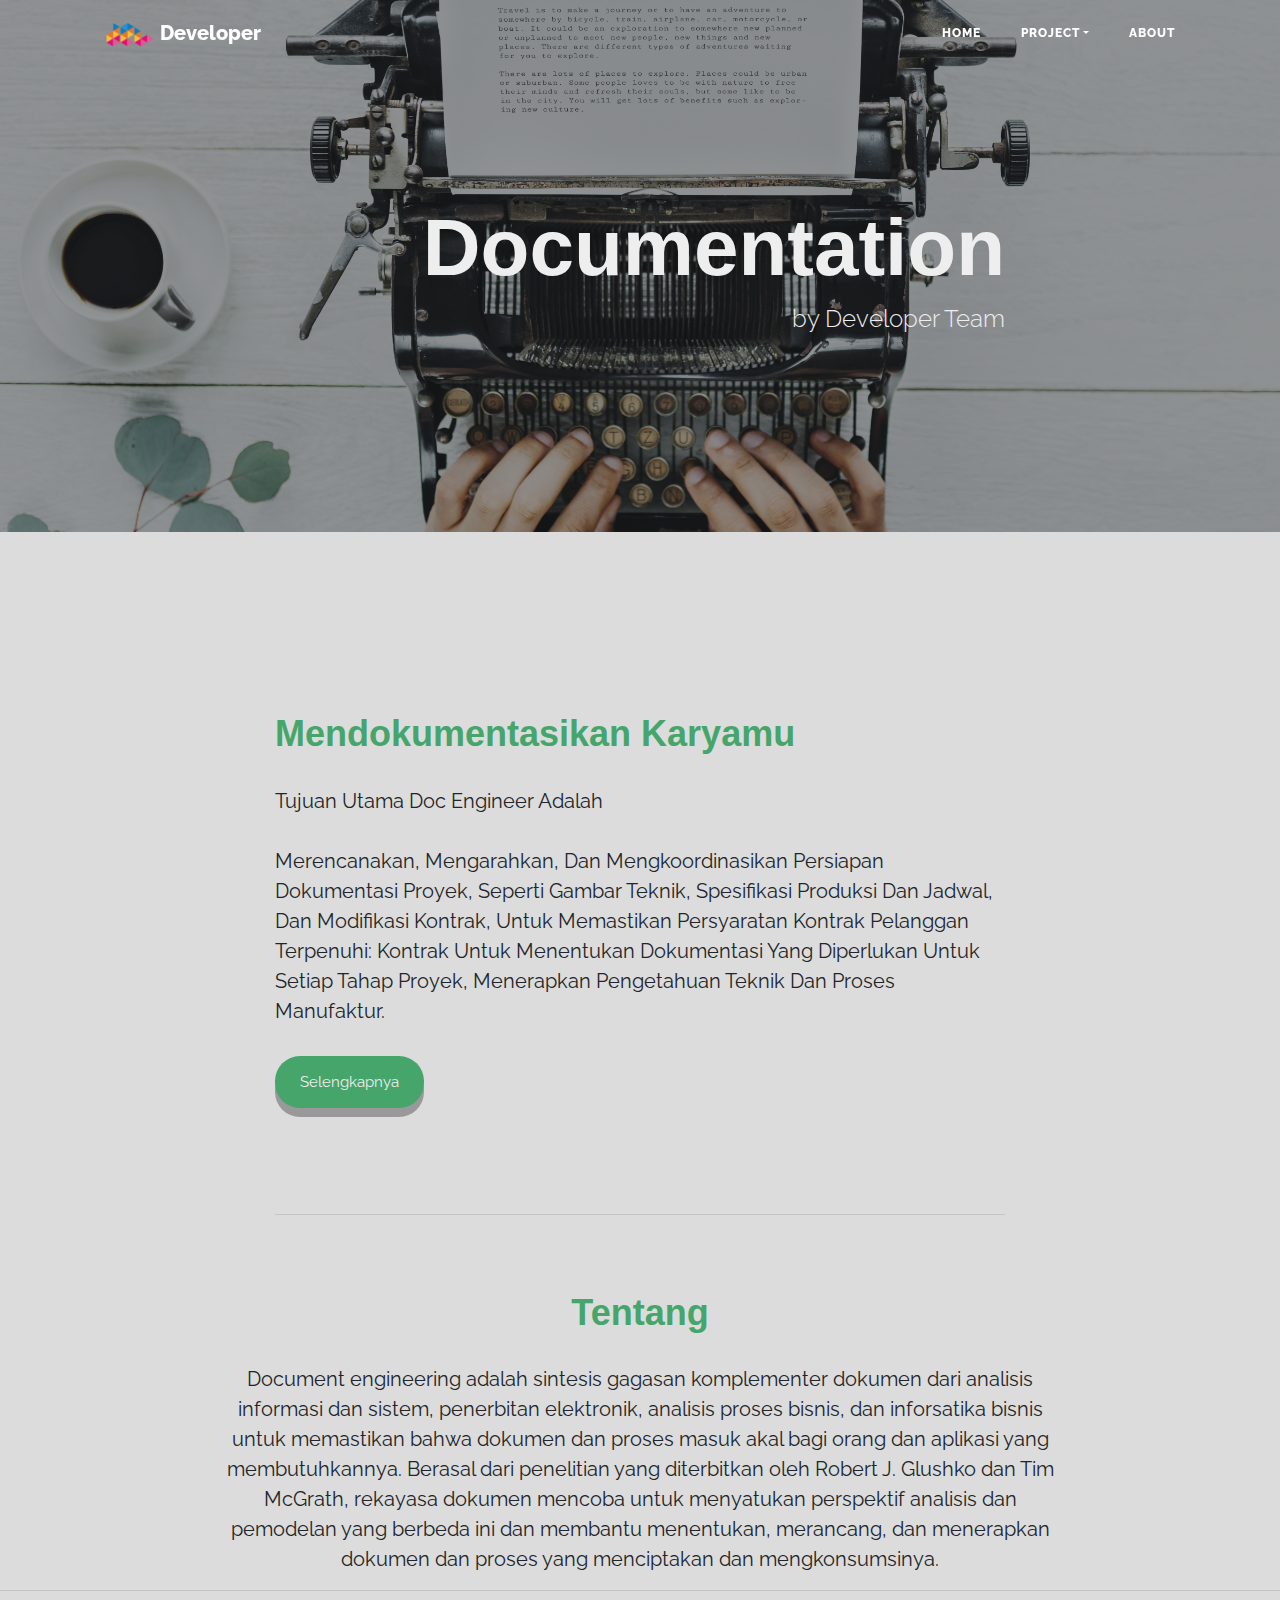
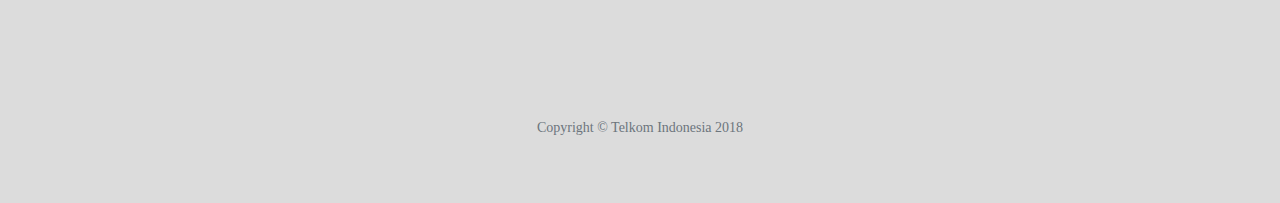
<file: index.html>
<!DOCTYPE html>
<html lang="en">
<head>
  <meta charset="utf-8">
  <meta name="viewport" content="width=device-width, initial-scale=1, shrink-to-fit=no">
  <link href='img/logo.png' rel='shortcut icon'>
  <title>Landing Page</title>
  <!-- Bootstrap core CSS -->
  <link rel="stylesheet" href="https://maxcdn.bootstrapcdn.com/bootstrap/4.0.0/css/bootstrap.min.css">
  <link href="css/style.css" rel="stylesheet" type="text/css">
  <link href="https://fonts.googleapis.com/css?family=Raleway" rel="stylesheet">
</head>
<style>
  .button {
    padding: 15px 25px;
    font-size: 24px;
    text-align: center;
    cursor: pointer;
    outline: none;
    color: #fff;
    background-color: #4CAF50;
    border: none;
    border-radius: 15px;
    box-shadow: 0 9px #999;
  }
  .button:hover {
    background-color: #3e8e41
  }
  .button:active {
    background-color: #3e8e41;
    box-shadow: 0 5px #666;
    transform: translateY(4px);
  }
</style>
<body style="background-color: #DCDCDC">
  <!-- Navigation -->
  <nav class="navbar navbar-expand-lg navbar-light fixed-top" id="mainNav" style="font-family: 'Raleway', sans-serif;">
    <div class="container">
      <a class="navbar-brand" style="width:30%">
        <img style="width: 50px;height: 25px;margin-right: 5px " src="img/logo.png">Developer
      </a>
      <button class="navbar-toggler navbar-toggler-right" type="button" data-toggle="collapse" data-target="#navbarResponsive"
        aria-controls="navbarResponsive" aria-expanded="false" aria-label="Toggle navigation">
        Menu
        <i class="fa fa-bars"></i>
      </button>
      <div class="collapse navbar-collapse" id="navbarResponsive">
        <ul class="navbar-nav ml-auto">
          <li class="nav-item">
            <a class="nav-link" href="#home">Home</a>
          </li>
          <li class="nav-item dropdown">
            <a class="nav-link dropdown-toggle" href="#" id="navbardrop" data-toggle="dropdown">Project</a>
            <div class="dropdown-menu">
              <a class="dropdown-item" href="swagger/index.html" target="_blank">SNOPY</a>
              <a class="dropdown-item" href="swagger/index1.html" target="_blank">BUMN</a>
              <a class="dropdown-item" href="swagger/index2.html" target="_blank">Helio</a>
            </div>
          </li>
          <li class="nav-item">
            <a class="nav-link" href="#about">About</a>
          </li>
        </ul>
      </div>
    </div>
  </nav>
  <!-- Page Header -->
  <header class="masthead" style="background-image: url('img/bg.jpg')">
    <div class="overlay"></div>
    <div class="container">
      <div class="row">
        <div class="col-lg-8 col-md-10 mx-auto">
          <div class="site-heading">
            <h1 style="color:#eee">Documentation</h1>
            <span class="subheading" style="font-family: 'Raleway', sans-serif;color:#eee">by Developer Team</span>
          </div>
        </div>
      </div>
    </div>
  </header>
  <!-- Main Content -->
  <div class="container">
    <div class="row">
      <div class="col-lg-8 col-md-10 mx-auto">
        <div class="post-preview" style="font-family: 'Raleway', sans-serif;">
          <div id="home" style="padding-top:70px;padding-bottom:70px;">
            <h2 class="section-heading mb-4">
              <span style="color: #45a56a">Mendokumentasikan Karyamu</span>
            </h2>
            <p>Tujuan Utama Doc Engineer Adalah </p>
            <p> Merencanakan, Mengarahkan, Dan Mengkoordinasikan Persiapan Dokumentasi Proyek, Seperti Gambar Teknik, Spesifikasi
              Produksi Dan Jadwal, Dan Modifikasi Kontrak, Untuk Memastikan Persyaratan Kontrak Pelanggan Terpenuhi: Kontrak
              Untuk Menentukan Dokumentasi Yang Diperlukan Untuk Setiap Tahap Proyek, Menerapkan Pengetahuan Teknik Dan Proses
              Manufaktur.
            </p>
            <button class="button" style="margin-bottom:20px ;outline:none; border-radius: 25px; background-color:#45a56a;color:#eee;font-size:15px"
              data-toggle="collapse" data-target="#demo">Selengkapnya</button>
            <div id="demo" class="collapse">
              <p> Jadwal tanggal jatuh tempo untuk gambar, spesifikasi, perangkat lunak, buku petunjuk teknis, dan dokumen lainnya.</p>
              <p> Memantau status proyek untuk memastikan dokumentasi diajukan sesuai jadwal.</p>
              <p> Meninjau dan memverifikasi dokumen proyek untuk kelengkapan, format, dan kepatuhan terhadap persyaratan kontrak.</p>
              <p> Mengirimkan dokumentasi proyek kepada manajemen untuk mendapatkan persetujuan, dan mengirimkan dokumen yang
                disetujui kepada pelanggan.</p>
              <p> Berkomunikasi dengan insinyur, manajer, pelanggan, dan pihak lain untuk mendiskusikan proyek, menyiapkan dokumen,
                atau memodifikasi jadwal kontrak.</p>
            </div>
          </div>
        </div>
        <hr>
      </div>
      <div id="about" style="font-family: 'Raleway', sans-serif;">
        <div class="row">
          <div class="col-xl-9 mx-auto">
            <div class="cta-inner text-center rounded">
              <h2 class="section-heading mb-4">
                <span style="color: #45a56a">Tentang</span>
              </h2>
              <p class="mb-0">Document engineering adalah sintesis gagasan komplementer dokumen dari analisis informasi dan sistem, penerbitan
                elektronik, analisis proses bisnis, dan inforsatika bisnis untuk memastikan bahwa dokumen dan proses masuk
                akal bagi orang dan aplikasi yang membutuhkannya. Berasal dari penelitian yang diterbitkan oleh Robert J.
                Glushko dan Tim McGrath, rekayasa dokumen mencoba untuk menyatukan perspektif analisis dan pemodelan yang
                berbeda ini dan membantu menentukan, merancang, dan menerapkan dokumen dan proses yang menciptakan dan mengkonsumsinya.
              </p>
            </div>
          </div>
        </div>
      </div>
    </div>
  </div>
  <hr>
  <!-- Footer -->
  <footer>
    <div class="container">
      <div class="row">
        <div class="col-lg-8 col-md-10 mx-auto">
          <ul class="list-inline text-center">
            <li class="list-inline-item">
              <a href="#">
                <span class="fa-stack fa-lg">
                  <i class="fa fa-circle fa-stack-2x"></i>
                  <i class="fa fa-twitter fa-stack-1x fa-inverse"></i>
                </span>
              </a>
            </li>
            <li class="list-inline-item">
              <a href="#">
                <span class="fa-stack fa-lg">
                  <i class="fa fa-circle fa-stack-2x"></i>
                  <i class="fa fa-facebook fa-stack-1x fa-inverse"></i>
                </span>
              </a>
            </li>
            <li class="list-inline-item">
              <a href="#">
                <span class="fa-stack fa-lg">
                  <i class="fa fa-circle fa-stack-2x"></i>
                  <i class="fa fa-github fa-stack-1x fa-inverse"></i>
                </span>
              </a>
            </li>
          </ul>
          <p class="copyright text-muted">Copyright &copy; Telkom Indonesia 2018</p>
        </div>
      </div>
    </div>
  </footer>
  <!-- Bootstrap core JavaScript -->
  <script src="vendor/jquery/jquery.min.js"></script>
  <script src="vendor/bootstrap/js/bootstrap.bundle.min.js"></script>
  <!-- Custom scripts for this template -->
  <script src="js/clean-blog.min.js"></script>
  <!--smooth scroll nav -->
  <script>
    $(document).ready(function () {
      // Add scrollspy to <body>
      $('body').scrollspy({ target: ".navbar", offset: 50 });
      // Add smooth scrolling on all links inside the navbar
      $("#mainNav a").on('click', function (event) {
        // Make sure this.hash has a value before overriding default behavior
        if (this.hash !== "") {
          // Prevent default anchor click behavior
          event.preventDefault();
          // Store hash
          var hash = this.hash;
          // Using jQuery's animate() method to add smooth page scroll
          // The optional number (800) specifies the number of milliseconds it takes to scroll to the specified area
          $('html, body').animate({
            scrollTop: $(hash).offset().top
          }, 700, function () {
            // Add hash (#) to URL when done scrolling (default click behavior)
            window.location.hash = hash;
          });
        }  // End if
      });
    });
  </script>
  <script>
    $(document).ready(function () {
      $('#submenu').click(function (event) {
        event.stopPropagation();
        $('#drop').toggle();
      });
      $(document).click(function () {
        $('#drop').hide();
      });
    });
  </script>
</body>

</html>
</file>
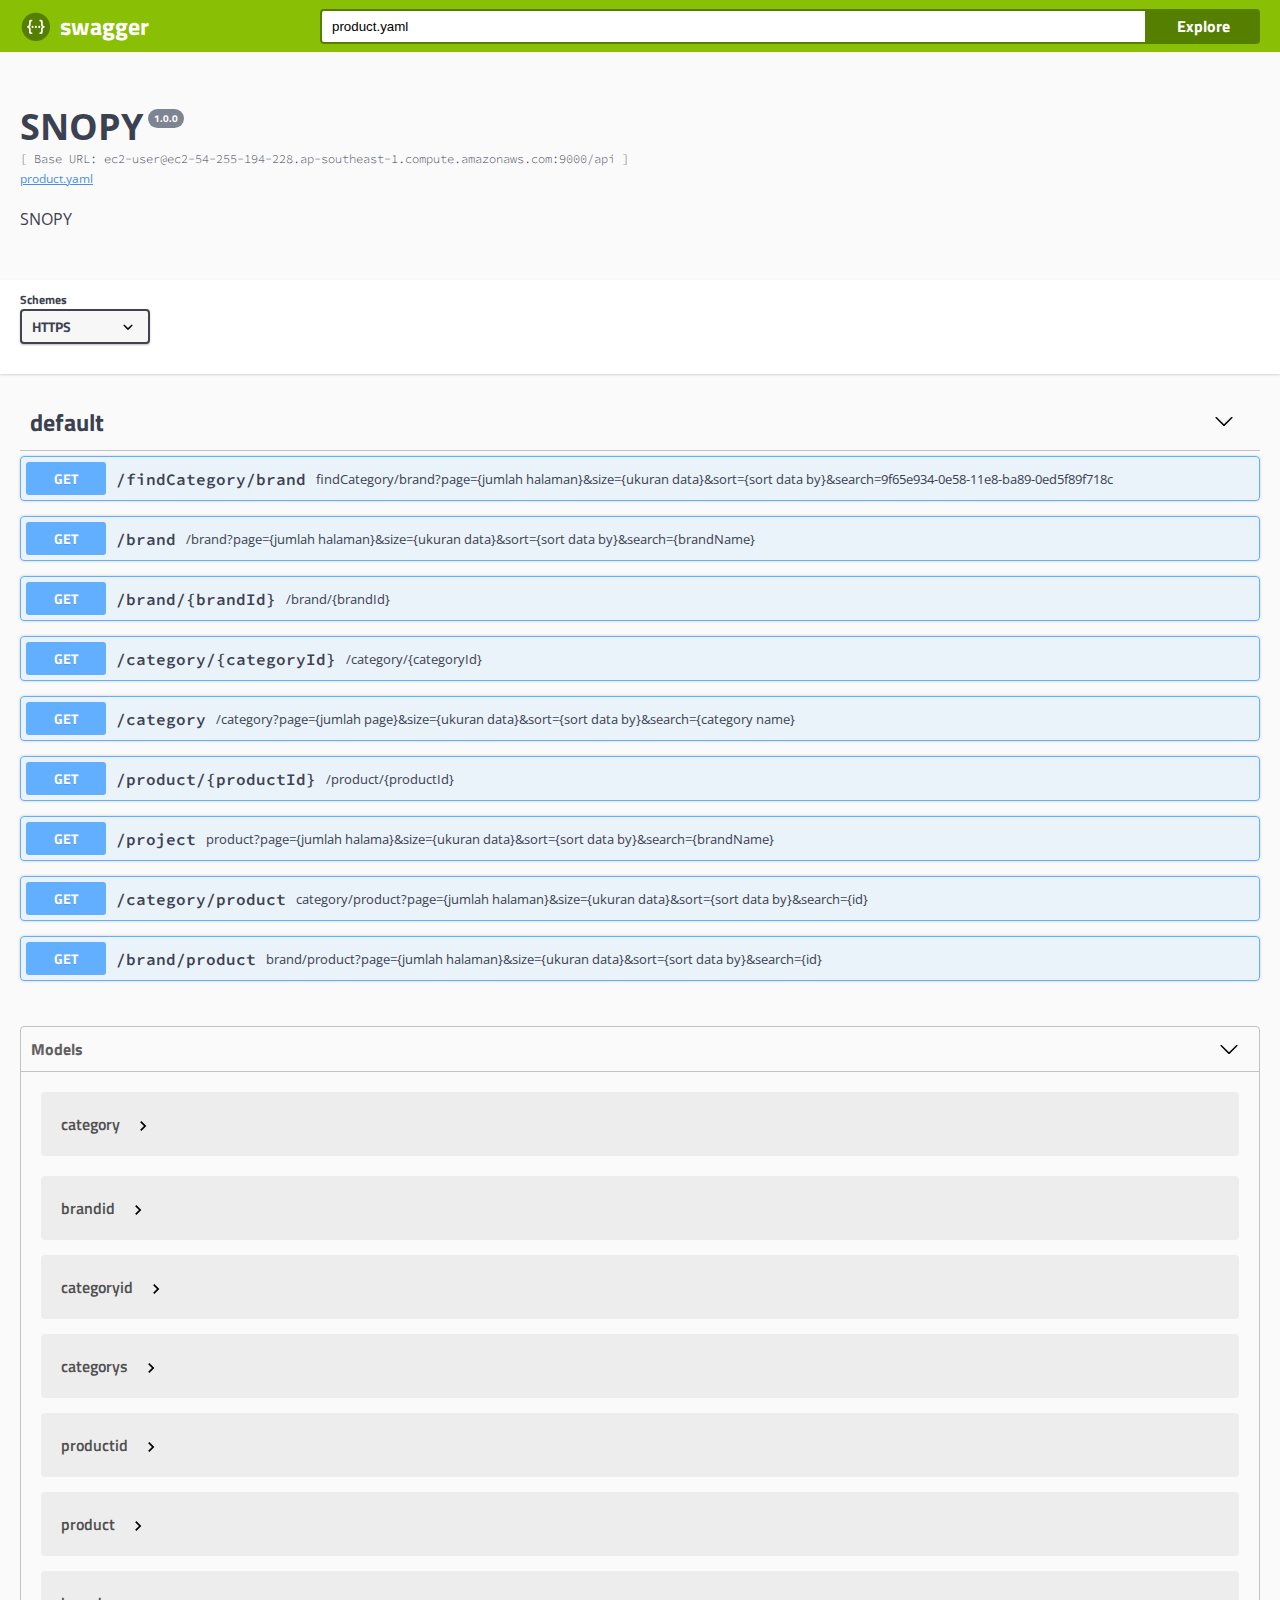
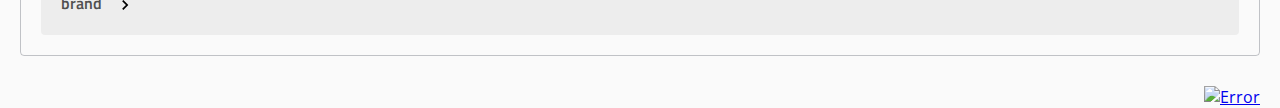
<file: swagger/index.html>
<!-- HTML for static distribution bundle build -->
<!DOCTYPE html>
<html lang="en">
<head>
  <meta charset="UTF-8">
  <title>SWAGGER UI</title>
  <link href="https://fonts.googleapis.com/css?family=Open+Sans:400,700|Source+Code+Pro:300,600|Titillium+Web:400,600,700" rel="stylesheet">
  <link rel="stylesheet" type="text/css" href="./swagger-ui.css" >
  <link rel="icon" type="image/png" href="./favicon-32x32.png" sizes="32x32" />
  <link rel="icon" type="image/png" href="./favicon-16x16.png" sizes="16x16" />
  <style>
    html
    {
      box-sizing: border-box;
      overflow: -moz-scrollbars-vertical;
      overflow-y: scroll;
    }
    *,
    *:before,
    *:after
    {
      box-sizing: inherit;
    }

    body {
      margin:0;
      background: #fafafa;
    }
  </style>
</head>

<body>

<svg xmlns="http://www.w3.org/2000/svg" xmlns:xlink="http://www.w3.org/1999/xlink" style="position:absolute;width:0;height:0">
  <defs>
    <symbol viewBox="0 0 20 20" id="unlocked">
          <path d="M15.8 8H14V5.6C14 2.703 12.665 1 10 1 7.334 1 6 2.703 6 5.6V6h2v-.801C8 3.754 8.797 3 10 3c1.203 0 2 .754 2 2.199V8H4c-.553 0-1 .646-1 1.199V17c0 .549.428 1.139.951 1.307l1.197.387C5.672 18.861 6.55 19 7.1 19h5.8c.549 0 1.428-.139 1.951-.307l1.196-.387c.524-.167.953-.757.953-1.306V9.199C17 8.646 16.352 8 15.8 8z"></path>
    </symbol>

    <symbol viewBox="0 0 20 20" id="locked">
      <path d="M15.8 8H14V5.6C14 2.703 12.665 1 10 1 7.334 1 6 2.703 6 5.6V8H4c-.553 0-1 .646-1 1.199V17c0 .549.428 1.139.951 1.307l1.197.387C5.672 18.861 6.55 19 7.1 19h5.8c.549 0 1.428-.139 1.951-.307l1.196-.387c.524-.167.953-.757.953-1.306V9.199C17 8.646 16.352 8 15.8 8zM12 8H8V5.199C8 3.754 8.797 3 10 3c1.203 0 2 .754 2 2.199V8z"/>
    </symbol>
   
    <symbol viewBox="0 0 20 20" id="close">
      <path d="M14.348 14.849c-.469.469-1.229.469-1.697 0L10 11.819l-2.651 3.029c-.469.469-1.229.469-1.697 0-.469-.469-.469-1.229 0-1.697l2.758-3.15-2.759-3.152c-.469-.469-.469-1.228 0-1.697.469-.469 1.228-.469 1.697 0L10 8.183l2.651-3.031c.469-.469 1.228-.469 1.697 0 .469.469.469 1.229 0 1.697l-2.758 3.152 2.758 3.15c.469.469.469 1.229 0 1.698z"/>
    </symbol>

    <symbol viewBox="0 0 20 20" id="large-arrow">
      <path d="M13.25 10L6.109 2.58c-.268-.27-.268-.707 0-.979.268-.27.701-.27.969 0l7.83 7.908c.268.271.268.709 0 .979l-7.83 7.908c-.268.271-.701.27-.969 0-.268-.269-.268-.707 0-.979L13.25 10z"/>
    </symbol>

    <symbol viewBox="0 0 20 20" id="large-arrow-down">
      <path d="M17.418 6.109c.272-.268.709-.268.979 0s.271.701 0 .969l-7.908 7.83c-.27.268-.707.268-.979 0l-7.908-7.83c-.27-.268-.27-.701 0-.969.271-.268.709-.268.979 0L10 13.25l7.418-7.141z"/>
    </symbol>


    <symbol viewBox="0 0 24 24" id="jump-to">
      <path d="M19 7v4H5.83l3.58-3.59L8 6l-6 6 6 6 1.41-1.41L5.83 13H21V7z"/>
    </symbol>

    <symbol viewBox="0 0 24 24" id="expand">
      <path d="M10 18h4v-2h-4v2zM3 6v2h18V6H3zm3 7h12v-2H6v2z"/>
    </symbol>

  </defs>
</svg>   
<div id="swagger-ui"> </div>
<script src="./swagger-ui-bundle.js"> </script>
<script src="./swagger-ui-standalone-preset.js"> </script>
<script>
window.onload = function() {
  
  // Build a system
  const ui = SwaggerUIBundle({
    url: "product.yaml",
    dom_id: '#swagger-ui',
    deepLinking: true,
    presets: [
      SwaggerUIBundle.presets.apis,
      SwaggerUIStandalonePreset
    ],
    plugins: [
      SwaggerUIBundle.plugins.DownloadUrl
    ],
    layout: "StandaloneLayout"
  })

  window.ui = ui
}
</script>
</body>

</html>
</file>
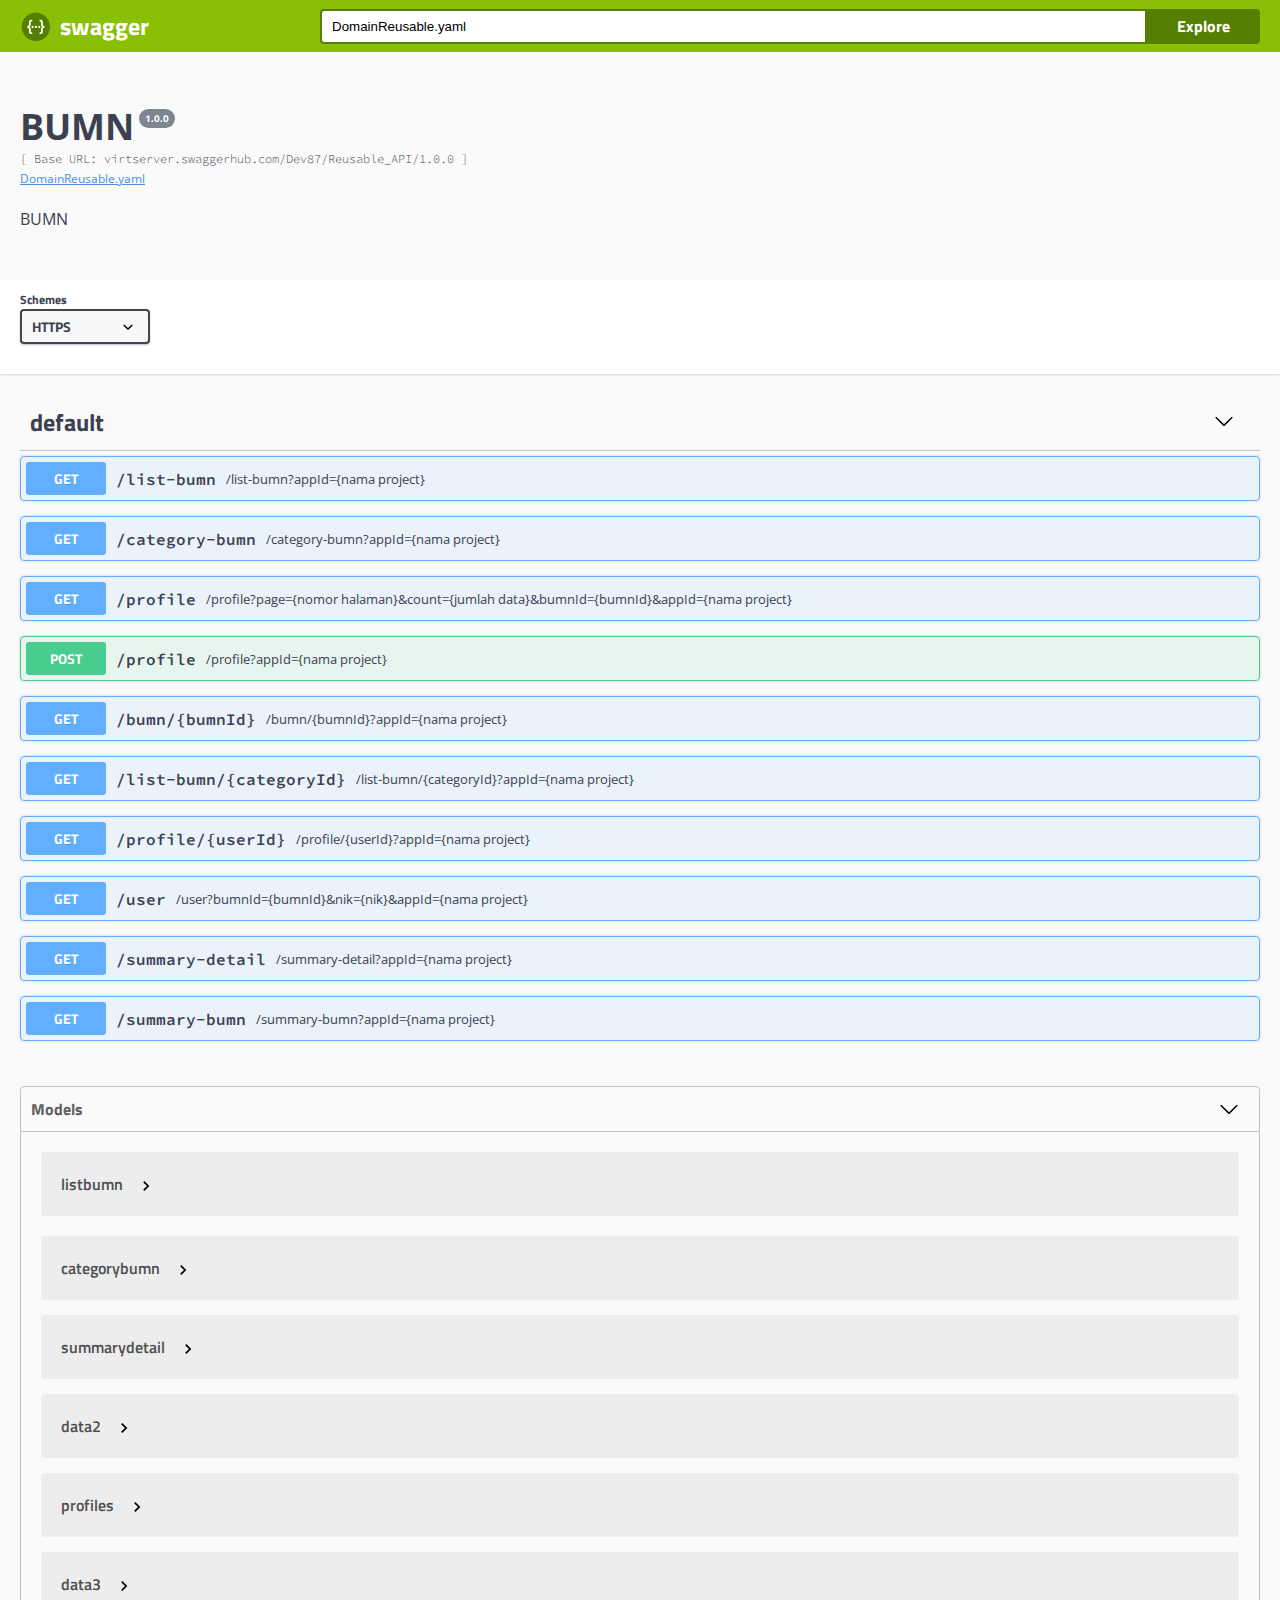
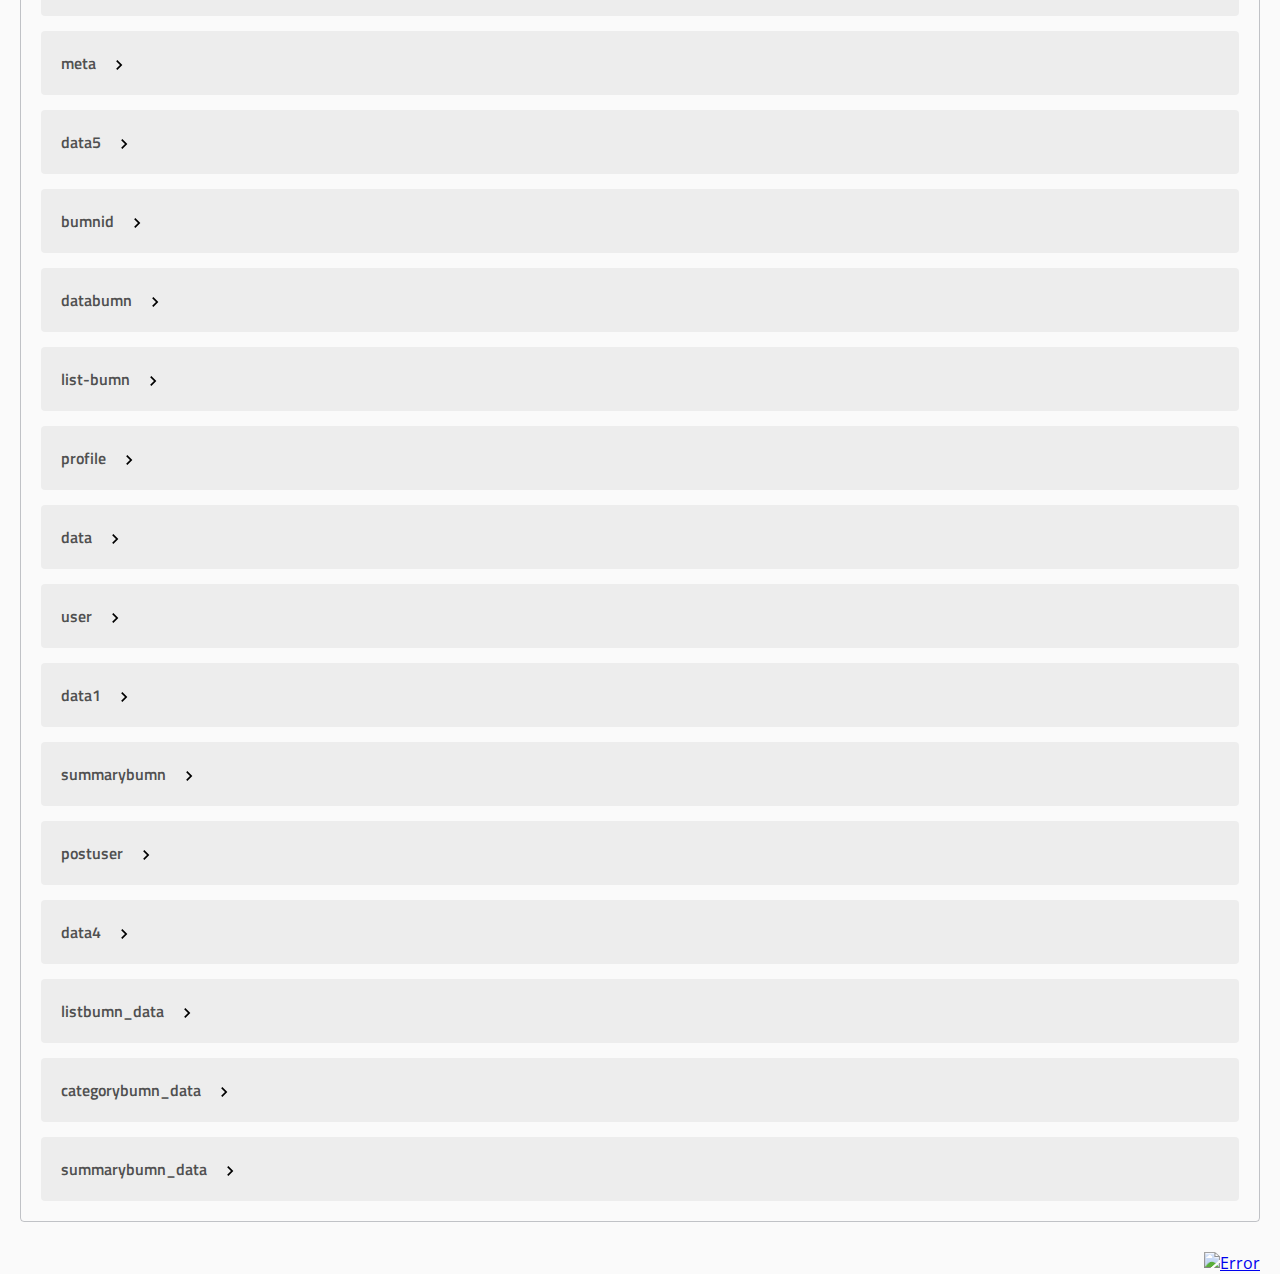
<file: swagger/index1.html>
<!-- HTML for static distribution bundle build -->
<!DOCTYPE html>
<html lang="en">
<head>
  <meta charset="UTF-8">
  <title>SWAGGER UI</title>
  <link href="https://fonts.googleapis.com/css?family=Open+Sans:400,700|Source+Code+Pro:300,600|Titillium+Web:400,600,700" rel="stylesheet">
  <link rel="stylesheet" type="text/css" href="./swagger-ui.css" >
  <link rel="icon" type="image/png" href="./favicon-32x32.png" sizes="32x32" />
  <link rel="icon" type="image/png" href="./favicon-16x16.png" sizes="16x16" />
  <style>
    html
    {
      box-sizing: border-box;
      overflow: -moz-scrollbars-vertical;
      overflow-y: scroll;
    }
    *,
    *:before,
    *:after
    {
      box-sizing: inherit;
    }

    body {
      margin:0;
      background: #fafafa;
    }
  </style>
</head>

<body>

<svg xmlns="http://www.w3.org/2000/svg" xmlns:xlink="http://www.w3.org/1999/xlink" style="position:absolute;width:0;height:0">
  <defs>
    <symbol viewBox="0 0 20 20" id="unlocked">
          <path d="M15.8 8H14V5.6C14 2.703 12.665 1 10 1 7.334 1 6 2.703 6 5.6V6h2v-.801C8 3.754 8.797 3 10 3c1.203 0 2 .754 2 2.199V8H4c-.553 0-1 .646-1 1.199V17c0 .549.428 1.139.951 1.307l1.197.387C5.672 18.861 6.55 19 7.1 19h5.8c.549 0 1.428-.139 1.951-.307l1.196-.387c.524-.167.953-.757.953-1.306V9.199C17 8.646 16.352 8 15.8 8z"></path>
    </symbol>

    <symbol viewBox="0 0 20 20" id="locked">
      <path d="M15.8 8H14V5.6C14 2.703 12.665 1 10 1 7.334 1 6 2.703 6 5.6V8H4c-.553 0-1 .646-1 1.199V17c0 .549.428 1.139.951 1.307l1.197.387C5.672 18.861 6.55 19 7.1 19h5.8c.549 0 1.428-.139 1.951-.307l1.196-.387c.524-.167.953-.757.953-1.306V9.199C17 8.646 16.352 8 15.8 8zM12 8H8V5.199C8 3.754 8.797 3 10 3c1.203 0 2 .754 2 2.199V8z"/>
    </symbol>

    <symbol viewBox="0 0 20 20" id="close">
      <path d="M14.348 14.849c-.469.469-1.229.469-1.697 0L10 11.819l-2.651 3.029c-.469.469-1.229.469-1.697 0-.469-.469-.469-1.229 0-1.697l2.758-3.15-2.759-3.152c-.469-.469-.469-1.228 0-1.697.469-.469 1.228-.469 1.697 0L10 8.183l2.651-3.031c.469-.469 1.228-.469 1.697 0 .469.469.469 1.229 0 1.697l-2.758 3.152 2.758 3.15c.469.469.469 1.229 0 1.698z"/>
    </symbol>

    <symbol viewBox="0 0 20 20" id="large-arrow">
      <path d="M13.25 10L6.109 2.58c-.268-.27-.268-.707 0-.979.268-.27.701-.27.969 0l7.83 7.908c.268.271.268.709 0 .979l-7.83 7.908c-.268.271-.701.27-.969 0-.268-.269-.268-.707 0-.979L13.25 10z"/>
    </symbol>

    <symbol viewBox="0 0 20 20" id="large-arrow-down">
      <path d="M17.418 6.109c.272-.268.709-.268.979 0s.271.701 0 .969l-7.908 7.83c-.27.268-.707.268-.979 0l-7.908-7.83c-.27-.268-.27-.701 0-.969.271-.268.709-.268.979 0L10 13.25l7.418-7.141z"/>
    </symbol>


    <symbol viewBox="0 0 24 24" id="jump-to">
      <path d="M19 7v4H5.83l3.58-3.59L8 6l-6 6 6 6 1.41-1.41L5.83 13H21V7z"/>
    </symbol>

    <symbol viewBox="0 0 24 24" id="expand">
      <path d="M10 18h4v-2h-4v2zM3 6v2h18V6H3zm3 7h12v-2H6v2z"/>
    </symbol>

  </defs>
</svg>

<div id="swagger-ui"></div>

<script src="./swagger-ui-bundle.js"> </script>
<script src="./swagger-ui-standalone-preset.js"> </script>
<script>
window.onload = function() {
  
  // Build a system
  const ui = SwaggerUIBundle({
    url: "DomainReusable.yaml",
    dom_id: '#swagger-ui',
    deepLinking: true,
    presets: [
      SwaggerUIBundle.presets.apis,
      SwaggerUIStandalonePreset
    ],
    plugins: [
      SwaggerUIBundle.plugins.DownloadUrl
    ],
    layout: "StandaloneLayout"
  })

  window.ui = ui
}
</script>
</body>

</html>
</file>
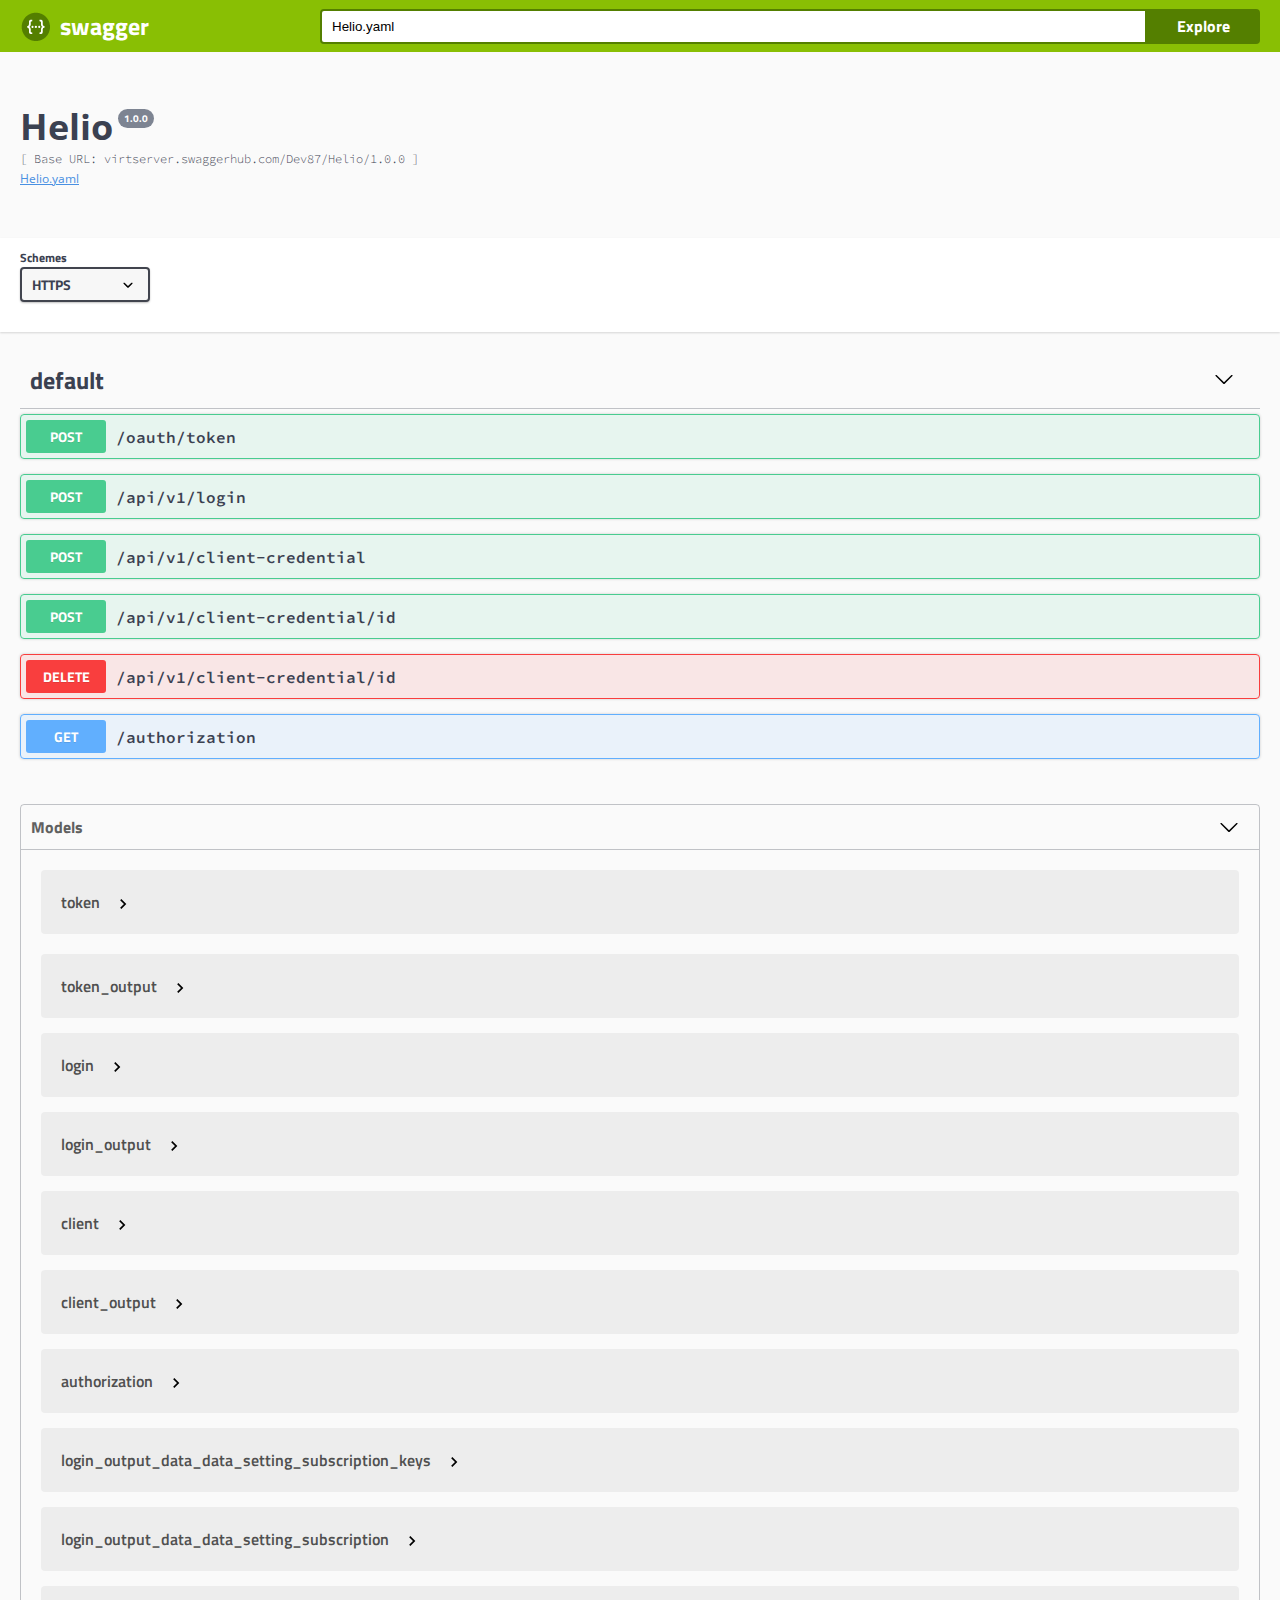
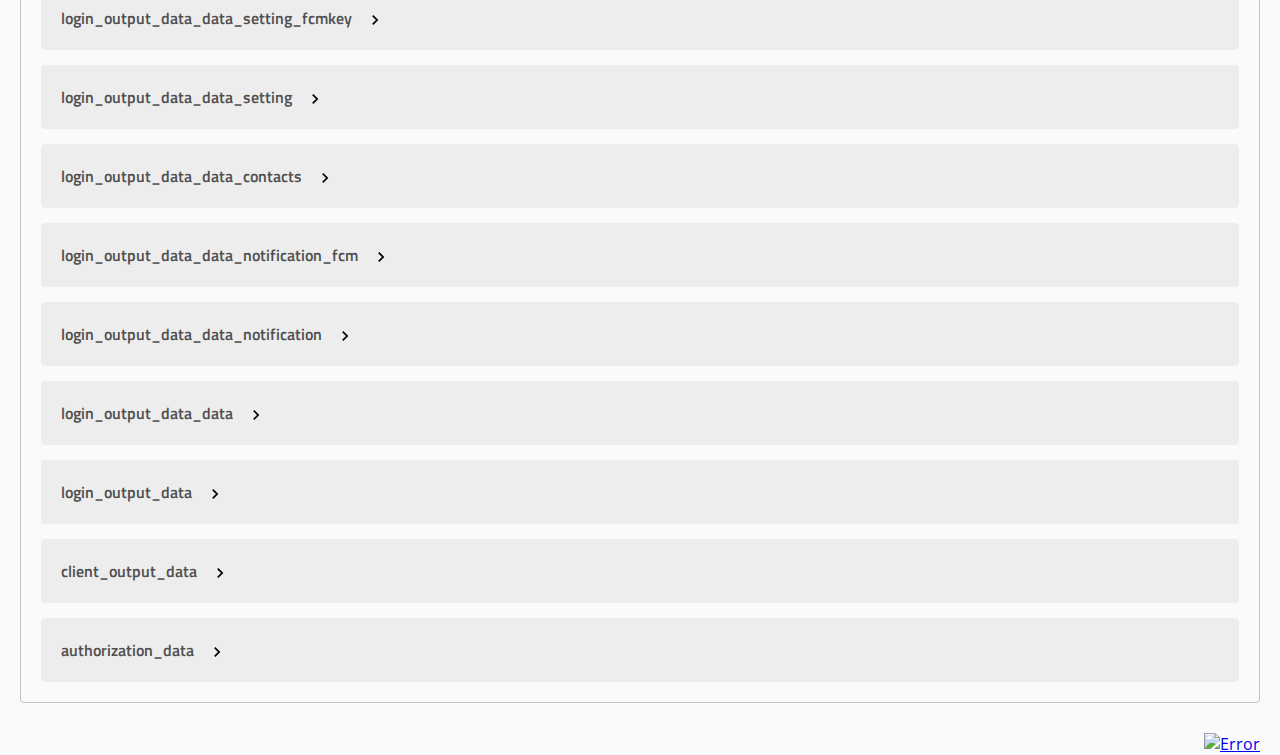
<file: swagger/index2.html>
<!-- HTML for static distribution bundle build -->
<!DOCTYPE html>
<html lang="en">
<head>
  <meta charset="UTF-8">
  <title>SWAGGER UI</title>
  <link href="https://fonts.googleapis.com/css?family=Open+Sans:400,700|Source+Code+Pro:300,600|Titillium+Web:400,600,700" rel="stylesheet">
  <link rel="stylesheet" type="text/css" href="./swagger-ui.css" >
  <link rel="icon" type="image/png" href="./favicon-32x32.png" sizes="32x32" />
  <link rel="icon" type="image/png" href="./favicon-16x16.png" sizes="16x16" />
  <style>
    html
    {
      box-sizing: border-box;
      overflow: -moz-scrollbars-vertical;
      overflow-y: scroll;
    }
    *,
    *:before,
    *:after
    {
      box-sizing: inherit;
    }

    body {
      margin:0;
      background: #fafafa;
    }
  </style>
</head>

<body>

<svg xmlns="http://www.w3.org/2000/svg" xmlns:xlink="http://www.w3.org/1999/xlink" style="position:absolute;width:0;height:0">
  <defs>
    <symbol viewBox="0 0 20 20" id="unlocked">
          <path d="M15.8 8H14V5.6C14 2.703 12.665 1 10 1 7.334 1 6 2.703 6 5.6V6h2v-.801C8 3.754 8.797 3 10 3c1.203 0 2 .754 2 2.199V8H4c-.553 0-1 .646-1 1.199V17c0 .549.428 1.139.951 1.307l1.197.387C5.672 18.861 6.55 19 7.1 19h5.8c.549 0 1.428-.139 1.951-.307l1.196-.387c.524-.167.953-.757.953-1.306V9.199C17 8.646 16.352 8 15.8 8z"></path>
    </symbol>

    <symbol viewBox="0 0 20 20" id="locked">
      <path d="M15.8 8H14V5.6C14 2.703 12.665 1 10 1 7.334 1 6 2.703 6 5.6V8H4c-.553 0-1 .646-1 1.199V17c0 .549.428 1.139.951 1.307l1.197.387C5.672 18.861 6.55 19 7.1 19h5.8c.549 0 1.428-.139 1.951-.307l1.196-.387c.524-.167.953-.757.953-1.306V9.199C17 8.646 16.352 8 15.8 8zM12 8H8V5.199C8 3.754 8.797 3 10 3c1.203 0 2 .754 2 2.199V8z"/>
    </symbol>

    <symbol viewBox="0 0 20 20" id="close">
      <path d="M14.348 14.849c-.469.469-1.229.469-1.697 0L10 11.819l-2.651 3.029c-.469.469-1.229.469-1.697 0-.469-.469-.469-1.229 0-1.697l2.758-3.15-2.759-3.152c-.469-.469-.469-1.228 0-1.697.469-.469 1.228-.469 1.697 0L10 8.183l2.651-3.031c.469-.469 1.228-.469 1.697 0 .469.469.469 1.229 0 1.697l-2.758 3.152 2.758 3.15c.469.469.469 1.229 0 1.698z"/>
    </symbol>

    <symbol viewBox="0 0 20 20" id="large-arrow">
      <path d="M13.25 10L6.109 2.58c-.268-.27-.268-.707 0-.979.268-.27.701-.27.969 0l7.83 7.908c.268.271.268.709 0 .979l-7.83 7.908c-.268.271-.701.27-.969 0-.268-.269-.268-.707 0-.979L13.25 10z"/>
    </symbol>

    <symbol viewBox="0 0 20 20" id="large-arrow-down">
      <path d="M17.418 6.109c.272-.268.709-.268.979 0s.271.701 0 .969l-7.908 7.83c-.27.268-.707.268-.979 0l-7.908-7.83c-.27-.268-.27-.701 0-.969.271-.268.709-.268.979 0L10 13.25l7.418-7.141z"/>
    </symbol>


    <symbol viewBox="0 0 24 24" id="jump-to">
      <path d="M19 7v4H5.83l3.58-3.59L8 6l-6 6 6 6 1.41-1.41L5.83 13H21V7z"/>
    </symbol>

    <symbol viewBox="0 0 24 24" id="expand">
      <path d="M10 18h4v-2h-4v2zM3 6v2h18V6H3zm3 7h12v-2H6v2z"/>
    </symbol>

  </defs>
</svg>

<div id="swagger-ui"></div>

<script src="./swagger-ui-bundle.js"> </script>
<script src="./swagger-ui-standalone-preset.js"> </script>
<script>
window.onload = function() {
  
  // Build a system
  const ui = SwaggerUIBundle({
    url: "Helio.yaml",
    dom_id: '#swagger-ui',
    deepLinking: true,
    presets: [
      SwaggerUIBundle.presets.apis,
      SwaggerUIStandalonePreset
    ],
    plugins: [
      SwaggerUIBundle.plugins.DownloadUrl
    ],
    layout: "StandaloneLayout"
  })

  window.ui = ui
}
</script>
</body>

</html>
</file>
<file: css/style.css>
body {
    font-size: 20px;
    color: #212529;
    font-family: 'Lora', 'Times New Roman', serif;
  }
  
  p {
    line-height: 1.5;
    margin: 30px 0;
  }
  
  p a {
    text-decoration: underline;
  }
  
  h1,
  h2,
  h3,
  h4,
  h5,
  h6 {
    font-weight: 800;
    font-family: 'Open Sans', 'Helvetica Neue', Helvetica, Arial, sans-serif;
  }
  
  a {
    color: #212529;
    -webkit-transition: all 0.2s;
    -moz-transition: all 0.2s;
    transition: all 0.2s;
  }
  
  a:focus, a:hover {
    color: #0085A1;
  }
  
  blockquote {
    font-style: italic;
    color: #868e96;
  }
  
  .section-heading {
    font-size: 36px;
    font-weight: 700;
    margin-top: 60px;
  }
  
  .caption {
    font-size: 14px;
    font-style: italic;
    display: block;
    margin: 0;
    padding: 10px;
    text-align: center;
    border-bottom-right-radius: 5px;
    border-bottom-left-radius: 5px;
  }
  
  ::-moz-selection {
    color: #fff;
    background: #0085A1;
    text-shadow: none;
  }
  
  ::selection {
    color: #fff;
    background: #0085A1;
    text-shadow: none;
  }
  
  img::selection {
    color: #fff;
    background: transparent;
  }
  
  img::-moz-selection {
    color: #fff;
    background: transparent;
  }
  
  #mainNav {
    position: absolute;
    border-bottom: 1px solid #e9ecef;
    background-color: white;
    font-family: 'Open Sans', 'Helvetica Neue', Helvetica, Arial, sans-serif;
  }
  
  #mainNav .navbar-brand {
    font-weight: 800;
    color: #343a40;
  }
  
  #mainNav .navbar-toggler {
    font-size: 12px;
    font-weight: 800;
    padding: 13px;
    text-transform: uppercase;
    color: #343a40;
  }
  
  #mainNav .navbar-nav > li.nav-item > a {
    font-size: 12px;
    font-weight: 800;
    letter-spacing: 1px;
    text-transform: uppercase;
  }
  
  @media only screen and (min-width: 992px) {
    #mainNav {
      border-bottom: 1px solid transparent;
      background: transparent;
    }
    #mainNav .navbar-brand {
      padding: 10px 20px;
      color: #fff;
    }
    #mainNav .navbar-brand:focus, #mainNav .navbar-brand:hover {
      color: rgba(255, 255, 255, 0.8);
    }
    #mainNav .navbar-nav > li.nav-item > a {
      padding: 10px 20px;
      color: #fff;
    }
    #mainNav .navbar-nav > li.nav-item > a:focus, #mainNav .navbar-nav > li.nav-item > a:hover {
      color: rgba(255, 255, 255, 0.8);
    }
  }
  
  @media only screen and (min-width: 992px) {
    #mainNav {
      -webkit-transition: background-color 0.2s;
      -moz-transition: background-color 0.2s;
      transition: background-color 0.2s;
      /* Force Hardware Acceleration in WebKit */
      -webkit-transform: translate3d(0, 0, 0);
      -moz-transform: translate3d(0, 0, 0);
      -ms-transform: translate3d(0, 0, 0);
      -o-transform: translate3d(0, 0, 0);
      transform: translate3d(0, 0, 0);
      -webkit-backface-visibility: hidden;
    }
    #mainNav.is-fixed {
      /* when the user scrolls down, we hide the header right above the viewport */
      position: fixed;
      top: -67px;
      -webkit-transition: -webkit-transform 0.2s;
      -moz-transition: -moz-transform 0.2s;
      transition: transform 0.2s;
      border-bottom: 1px solid white;
      background-color: rgba(255, 255, 255, 0.9);
    }
    #mainNav.is-fixed .navbar-brand {
      color: #212529;
    }
    #mainNav.is-fixed .navbar-brand:focus, #mainNav.is-fixed .navbar-brand:hover {
      color: #0085A1;
    }
    #mainNav.is-fixed .navbar-nav > li.nav-item > a {
      color: #212529;
    }
    #mainNav.is-fixed .navbar-nav > li.nav-item > a:focus, #mainNav.is-fixed .navbar-nav > li.nav-item > a:hover {
      color: #0085A1;
    }
    #mainNav.is-visible {
      /* if the user changes the scrolling direction, we show the header */
      -webkit-transform: translate3d(0, 100%, 0);
      -moz-transform: translate3d(0, 100%, 0);
      -ms-transform: translate3d(0, 100%, 0);
      -o-transform: translate3d(0, 100%, 0);
      transform: translate3d(0, 100%, 0);
    }
  }
  
  header.masthead {
    margin-bottom: 50px;
    background: no-repeat center center;
    background-color: #868e96;
    background-attachment: scroll;
    position: relative;
    -webkit-background-size: cover;
    -moz-background-size: cover;
    -o-background-size: cover;
    background-size: cover;
  }
  
  header.masthead .overlay {
    position: absolute;
    top: 0;
    left: 0;
    height: 100%;
    width: 100%;
    background-color: #212529;
    opacity: 0.5;
  }
  
  header.masthead .page-heading,
  header.masthead .post-heading,
  header.masthead .site-heading {
    padding: 200px 0 150px;
    color: white;
  }
  
  @media only screen and (min-width: 768px) {
    header.masthead .page-heading,
    header.masthead .post-heading,
    header.masthead .site-heading {
      padding: 200px 0;
    }
  }
  
  header.masthead .page-heading,
  header.masthead .site-heading {
    text-align: right;
  }
  
  header.masthead .page-heading h1,
  header.masthead .site-heading h1 {
    font-size: 40px;
    margin-top: 0;
  }
  
  header.masthead .page-heading .subheading,
  header.masthead .site-heading .subheading {
    font-size: 24px;
    font-weight: 300;
    line-height: 1.1;
    display: block;
    margin: 10px 0 0;
    font-family: 'Open Sans', 'Helvetica Neue', Helvetica, Arial, sans-serif;
  }
  
  @media only screen and (min-width: 768px) {
    header.masthead .page-heading h1,
    header.masthead .site-heading h1 {
      font-size: 80px;
    }
  }
  @media only screen and (max-width: 325px) {
    header.masthead .page-heading h1,
    header.masthead .site-heading h1 {
      font-size: 25px;
    }
  }
  @media only screen and (max-width: 294px) {
    header.masthead .page-heading h1,
    header.masthead .site-heading h1 {
      font-size: 20px;
    }
  }
  
  header.masthead .post-heading h1 {
    font-size: 35px;
  }
  
  header.masthead .post-heading .meta,
  header.masthead .post-heading .subheading {
    line-height: 1.1;
    display: block;
  }
  
  header.masthead .post-heading .subheading {
    font-size: 24px;
    font-weight: 600;
    margin: 10px 0 30px;
    font-family: 'Open Sans', 'Helvetica Neue', Helvetica, Arial, sans-serif;
  }
  
  header.masthead .post-heading .meta {
    font-size: 20px;
    font-weight: 300;
    font-style: italic;
    font-family: 'Lora', 'Times New Roman', serif;
  }
  
  header.masthead .post-heading .meta a {
    color: #fff;
  }
  
  @media only screen and (min-width: 768px) {
    header.masthead .post-heading h1 {
      font-size: 55px;
    }
    header.masthead .post-heading .subheading {
      font-size: 30px;
    }
  }
  
  .post-preview > a {
    color: #212529;
  }
  
  .post-preview > a:focus, .post-preview > a:hover {
    text-decoration: none;
    color: #0085A1;
  }
  
  .post-preview > a > .post-title {
    font-size: 30px;
    margin-top: 30px;
    margin-bottom: 10px;
  }
  
  .post-preview > a > .post-subtitle {
    font-weight: 300;
    margin: 0 0 10px;
  }
  
  .post-preview > .post-meta {
    font-size: 18px;
    font-style: italic;
    margin-top: 0;
    color: #868e96;
  }
  
  .post-preview > .post-meta > a {
    text-decoration: none;
    color: #212529;
  }
  
  .post-preview > .post-meta > a:focus, .post-preview > .post-meta > a:hover {
    text-decoration: underline;
    color: #0085A1;
  }
  
  @media only screen and (min-width: 768px) {
    .post-preview > a > .post-title {
      font-size: 36px;
    }
  }
  .floating-label-form-group {
    font-size: 14px;
    position: relative;
    margin-bottom: 0;
    padding-bottom: 0.5em;
    border-bottom: 1px solid #dee2e6;
  }
  
  .floating-label-form-group input,
  .floating-label-form-group textarea {
    font-size: 1.5em;
    position: relative;
    z-index: 1;
    padding: 0;
    resize: none;
    border: none;
    border-radius: 0;
    background: none;
    box-shadow: none !important;
    font-family: 'Lora', 'Times New Roman', serif;
  }
  
  .floating-label-form-group input::-webkit-input-placeholder,
  .floating-label-form-group textarea::-webkit-input-placeholder {
    color: #868e96;
    font-family: 'Lora', 'Times New Roman', serif;
  }
  
  .floating-label-form-group label {
    font-size: 0.85em;
    line-height: 1.764705882em;
    position: relative;
    z-index: 0;
    top: 2em;
    display: block;
    margin: 0;
    -webkit-transition: top 0.3s ease, opacity 0.3s ease;
    -moz-transition: top 0.3s ease, opacity 0.3s ease;
    -ms-transition: top 0.3s ease, opacity 0.3s ease;
    transition: top 0.3s ease, opacity 0.3s ease;
    vertical-align: middle;
    vertical-align: baseline;
    opacity: 0;
  }
  
  .floating-label-form-group .help-block {
    margin: 15px 0;
  }
  
  .floating-label-form-group-with-value label {
    top: 0;
    opacity: 1;
  }
  
  .floating-label-form-group-with-focus label {
    color: #0085A1;
  }
  
  form .form-group:first-child .floating-label-form-group {
    border-top: 1px solid #dee2e6;
  }
  
  footer {
    padding: 50px 0 65px;
  }
  
  footer .list-inline {
    margin: 0;
    padding: 0;
  }
  
  footer .copyright {
    font-size: 14px;
    margin-bottom: 0;
    text-align: center;
  }
  
  .btn {
    font-size: 14px;
    font-weight: 800;
    padding: 15px 25px;
    letter-spacing: 1px;
    text-transform: uppercase;
    border-radius: 0;
    font-family: 'Open Sans', 'Helvetica Neue', Helvetica, Arial, sans-serif;
  }
  
  .btn-primary {
    background-color: #0085A1;
    border-color: #0085A1;
  }
  
  .btn-primary:hover, .btn-primary:focus, .btn-primary:active {
    color: #fff;
    background-color: #00657b !important;
    border-color: #00657b !important;
  }
  
  .btn-lg {
    font-size: 16px;
    padding: 25px 35px;
  }
</file>
<file: swagger/swagger-ui.css>
.swagger-ui{font-family:Open Sans,sans-serif;color:#3b4151}.swagger-ui .wrapper{width:100%;max-width:1460px;margin:0 auto;padding:0 20px;-webkit-box-sizing:border-box;box-sizing:border-box}.swagger-ui .opblock-tag-section{display:-webkit-box;display:-ms-flexbox;display:flex;-webkit-box-orient:vertical;-webkit-box-direction:normal;-ms-flex-direction:column;flex-direction:column}.swagger-ui .opblock-tag{display:-webkit-box;display:-ms-flexbox;display:flex;-webkit-box-align:center;-ms-flex-align:center;align-items:center;padding:10px 20px 10px 10px;cursor:pointer;-webkit-transition:all .2s;transition:all .2s;border-bottom:1px solid rgba(59,65,81,.3)}.swagger-ui .opblock-tag:hover{background:rgba(0,0,0,.02)}.swagger-ui .opblock-tag{font-size:24px;margin:0 0 5px;font-family:Titillium Web,sans-serif;color:#3b4151}.swagger-ui .opblock-tag.no-desc span{-webkit-box-flex:1;-ms-flex:1;flex:1}.swagger-ui .opblock-tag svg{-webkit-transition:all .4s;transition:all .4s}.swagger-ui .opblock-tag small{font-size:14px;font-weight:400;-webkit-box-flex:1;-ms-flex:1;flex:1;padding:0 10px;font-family:Open Sans,sans-serif;color:#3b4151}.swagger-ui .parameter__type{font-size:12px;padding:5px 0;font-family:Source Code Pro,monospace;font-weight:600;color:#3b4151}.swagger-ui .view-line-link{position:relative;top:3px;width:20px;margin:0 5px;cursor:pointer;-webkit-transition:all .5s;transition:all .5s}.swagger-ui .opblock{margin:0 0 15px;border:1px solid #000;border-radius:4px;-webkit-box-shadow:0 0 3px rgba(0,0,0,.19);box-shadow:0 0 3px rgba(0,0,0,.19)}.swagger-ui .opblock .tab-header{display:-webkit-box;display:-ms-flexbox;display:flex;-webkit-box-flex:1;-ms-flex:1;flex:1}.swagger-ui .opblock .tab-header .tab-item{padding:0 40px;cursor:pointer}.swagger-ui .opblock .tab-header .tab-item:first-of-type{padding:0 40px 0 0}.swagger-ui .opblock .tab-header .tab-item.active h4 span{position:relative}.swagger-ui .opblock .tab-header .tab-item.active h4 span:after{position:absolute;bottom:-15px;left:50%;width:120%;height:4px;content:"";-webkit-transform:translateX(-50%);transform:translateX(-50%);background:gray}.swagger-ui .opblock.is-open .opblock-summary{border-bottom:1px solid #000}.swagger-ui .opblock .opblock-section-header{padding:8px 20px;min-height:50px;background:hsla(0,0%,100%,.8);-webkit-box-shadow:0 1px 2px rgba(0,0,0,.1);box-shadow:0 1px 2px rgba(0,0,0,.1)}.swagger-ui .opblock .opblock-section-header,.swagger-ui .opblock .opblock-section-header label{display:-webkit-box;display:-ms-flexbox;display:flex;-webkit-box-align:center;-ms-flex-align:center;align-items:center}.swagger-ui .opblock .opblock-section-header label{font-size:12px;font-weight:700;margin:0;margin-left:auto;font-family:Titillium Web,sans-serif;color:#3b4151}.swagger-ui .opblock .opblock-section-header label span{padding:0 10px 0 0}.swagger-ui .opblock .opblock-section-header h4{font-size:14px;-webkit-box-flex:1;-ms-flex:1;flex:1;margin:0;font-family:Titillium Web,sans-serif;color:#3b4151}.swagger-ui .opblock .opblock-summary-method{font-size:14px;font-weight:700;min-width:80px;padding:6px 15px;text-align:center;border-radius:3px;background:#000;text-shadow:0 1px 0 rgba(0,0,0,.1);font-family:Titillium Web,sans-serif;color:#fff}.swagger-ui .opblock .opblock-summary-operation-id,.swagger-ui .opblock .opblock-summary-path,.swagger-ui .opblock .opblock-summary-path__deprecated{font-size:16px;display:-webkit-box;display:-ms-flexbox;display:flex;-webkit-box-flex:0;-ms-flex:0 3 auto;flex:0 3 auto;-webkit-box-align:center;-ms-flex-align:center;align-items:center;word-break:break-all;padding:0 10px;font-family:Source Code Pro,monospace;font-weight:600;color:#3b4151}@media (max-width:768px){.swagger-ui .opblock .opblock-summary-operation-id,.swagger-ui .opblock .opblock-summary-path,.swagger-ui .opblock .opblock-summary-path__deprecated{font-size:12px}}.swagger-ui .opblock .opblock-summary-operation-id .view-line-link,.swagger-ui .opblock .opblock-summary-path .view-line-link,.swagger-ui .opblock .opblock-summary-path__deprecated .view-line-link{position:relative;top:2px;width:0;margin:0;cursor:pointer;-webkit-transition:all .5s;transition:all .5s}.swagger-ui .opblock .opblock-summary-operation-id:hover .view-line-link,.swagger-ui .opblock .opblock-summary-path:hover .view-line-link,.swagger-ui .opblock .opblock-summary-path__deprecated:hover .view-line-link{width:18px;margin:0 5px}.swagger-ui .opblock .opblock-summary-path__deprecated{text-decoration:line-through}.swagger-ui .opblock .opblock-summary-operation-id{font-size:14px}.swagger-ui .opblock .opblock-summary-description{font-size:13px;-webkit-box-flex:1;-ms-flex:1;flex:1;font-family:Open Sans,sans-serif;color:#3b4151}.swagger-ui .opblock .opblock-summary{display:-webkit-box;display:-ms-flexbox;display:flex;-webkit-box-align:center;-ms-flex-align:center;align-items:center;padding:5px;cursor:pointer}.swagger-ui .opblock.opblock-post{border-color:#49cc90;background:rgba(73,204,144,.1)}.swagger-ui .opblock.opblock-post .opblock-summary-method{background:#49cc90}.swagger-ui .opblock.opblock-post .opblock-summary{border-color:#49cc90}.swagger-ui .opblock.opblock-post .tab-header .tab-item.active h4 span:after{background:#49cc90}.swagger-ui .opblock.opblock-put{border-color:#fca130;background:rgba(252,161,48,.1)}.swagger-ui .opblock.opblock-put .opblock-summary-method{background:#fca130}.swagger-ui .opblock.opblock-put .opblock-summary{border-color:#fca130}.swagger-ui .opblock.opblock-put .tab-header .tab-item.active h4 span:after{background:#fca130}.swagger-ui .opblock.opblock-delete{border-color:#f93e3e;background:rgba(249,62,62,.1)}.swagger-ui .opblock.opblock-delete .opblock-summary-method{background:#f93e3e}.swagger-ui .opblock.opblock-delete .opblock-summary{border-color:#f93e3e}.swagger-ui .opblock.opblock-delete .tab-header .tab-item.active h4 span:after{background:#f93e3e}.swagger-ui .opblock.opblock-get{border-color:#61affe;background:rgba(97,175,254,.1)}.swagger-ui .opblock.opblock-get .opblock-summary-method{background:#61affe}.swagger-ui .opblock.opblock-get .opblock-summary{border-color:#61affe}.swagger-ui .opblock.opblock-get .tab-header .tab-item.active h4 span:after{background:#61affe}.swagger-ui .opblock.opblock-patch{border-color:#50e3c2;background:rgba(80,227,194,.1)}.swagger-ui .opblock.opblock-patch .opblock-summary-method{background:#50e3c2}.swagger-ui .opblock.opblock-patch .opblock-summary{border-color:#50e3c2}.swagger-ui .opblock.opblock-patch .tab-header .tab-item.active h4 span:after{background:#50e3c2}.swagger-ui .opblock.opblock-head{border-color:#9012fe;background:rgba(144,18,254,.1)}.swagger-ui .opblock.opblock-head .opblock-summary-method{background:#9012fe}.swagger-ui .opblock.opblock-head .opblock-summary{border-color:#9012fe}.swagger-ui .opblock.opblock-head .tab-header .tab-item.active h4 span:after{background:#9012fe}.swagger-ui .opblock.opblock-options{border-color:#0d5aa7;background:rgba(13,90,167,.1)}.swagger-ui .opblock.opblock-options .opblock-summary-method{background:#0d5aa7}.swagger-ui .opblock.opblock-options .opblock-summary{border-color:#0d5aa7}.swagger-ui .opblock.opblock-options .tab-header .tab-item.active h4 span:after{background:#0d5aa7}.swagger-ui .opblock.opblock-deprecated{opacity:.6;border-color:#ebebeb;background:hsla(0,0%,92%,.1)}.swagger-ui .opblock.opblock-deprecated .opblock-summary-method{background:#ebebeb}.swagger-ui .opblock.opblock-deprecated .opblock-summary{border-color:#ebebeb}.swagger-ui .opblock.opblock-deprecated .tab-header .tab-item.active h4 span:after{background:#ebebeb}.swagger-ui .opblock .opblock-schemes{padding:8px 20px}.swagger-ui .opblock .opblock-schemes .schemes-title{padding:0 10px 0 0}.swagger-ui .filter .operation-filter-input{width:100%;margin:20px 0;padding:10px;border:2px solid #d8dde7}.swagger-ui .tab{display:-webkit-box;display:-ms-flexbox;display:flex;margin:20px 0 10px;padding:0;list-style:none}.swagger-ui .tab li{font-size:12px;min-width:100px;min-width:90px;padding:0;cursor:pointer;font-family:Titillium Web,sans-serif;color:#3b4151}.swagger-ui .tab li:first-of-type{position:relative;padding-left:0}.swagger-ui .tab li:first-of-type:after{position:absolute;top:0;right:6px;width:1px;height:100%;content:"";background:rgba(0,0,0,.2)}.swagger-ui .tab li.active{font-weight:700}.swagger-ui .opblock-description-wrapper,.swagger-ui .opblock-external-docs-wrapper,.swagger-ui .opblock-title_normal{font-size:12px;margin:0 0 5px;padding:15px 20px;font-family:Open Sans,sans-serif;color:#3b4151}.swagger-ui .opblock-description-wrapper h4,.swagger-ui .opblock-external-docs-wrapper h4,.swagger-ui .opblock-title_normal h4{font-size:12px;margin:0 0 5px;font-family:Open Sans,sans-serif;color:#3b4151}.swagger-ui .opblock-description-wrapper p,.swagger-ui .opblock-external-docs-wrapper p,.swagger-ui .opblock-title_normal p{font-size:14px;margin:0;font-family:Open Sans,sans-serif;color:#3b4151}.swagger-ui .opblock-external-docs-wrapper h4{padding-left:0}.swagger-ui .execute-wrapper{padding:20px;text-align:right}.swagger-ui .execute-wrapper .btn{width:100%;padding:8px 40px}.swagger-ui .body-param-options{display:-webkit-box;display:-ms-flexbox;display:flex;-webkit-box-orient:vertical;-webkit-box-direction:normal;-ms-flex-direction:column;flex-direction:column}.swagger-ui .body-param-options .body-param-edit{padding:10px 0}.swagger-ui .body-param-options label{padding:8px 0}.swagger-ui .body-param-options label select{margin:3px 0 0}.swagger-ui .responses-inner{padding:20px}.swagger-ui .responses-inner h4,.swagger-ui .responses-inner h5{font-size:12px;margin:10px 0 5px;font-family:Open Sans,sans-serif;color:#3b4151}.swagger-ui .response-col_status{font-size:14px;font-family:Open Sans,sans-serif;color:#3b4151}.swagger-ui .response-col_status .response-undocumented{font-size:11px;font-family:Source Code Pro,monospace;font-weight:600;color:#909090}.swagger-ui .response-col_links{padding-left:2em;max-width:40em;font-size:14px;font-family:Open Sans,sans-serif;color:#3b4151}.swagger-ui .response-col_links .response-undocumented{font-size:11px;font-family:Source Code Pro,monospace;font-weight:600;color:#909090}.swagger-ui .response-col_description__inner div.markdown,.swagger-ui .response-col_description__inner div.renderedMarkdown{font-size:12px;font-style:italic;display:block;margin:0;padding:10px;border-radius:4px;background:#41444e;font-family:Source Code Pro,monospace;font-weight:600;color:#fff}.swagger-ui .response-col_description__inner div.markdown p,.swagger-ui .response-col_description__inner div.renderedMarkdown p{margin:0;font-family:Source Code Pro,monospace;font-weight:600;color:#fff}.swagger-ui .response-col_description__inner div.markdown a,.swagger-ui .response-col_description__inner div.renderedMarkdown a{font-family:Source Code Pro,monospace;font-weight:600;color:#89bf04;text-decoration:underline}.swagger-ui .response-col_description__inner div.markdown a:hover,.swagger-ui .response-col_description__inner div.renderedMarkdown a:hover{color:#81b10c}.swagger-ui .response-col_description__inner div.markdown th,.swagger-ui .response-col_description__inner div.renderedMarkdown th{font-family:Source Code Pro,monospace;font-weight:600;color:#fff;border-bottom:1px solid #fff}.swagger-ui .opblock-body .opblock-loading-animation{display:block;margin:3em;margin-left:auto;margin-right:auto}.swagger-ui .opblock-body pre{font-size:12px;margin:0;padding:10px;white-space:pre-wrap;word-wrap:break-word;word-break:break-all;word-break:break-word;-webkit-hyphens:auto;-ms-hyphens:auto;hyphens:auto;border-radius:4px;background:#41444e;overflow-wrap:break-word;font-family:Source Code Pro,monospace;font-weight:600;color:#fff}.swagger-ui .opblock-body pre span{color:#fff!important}.swagger-ui .opblock-body pre .headerline{display:block}.swagger-ui .scheme-container{margin:0 0 20px;padding:30px 0;background:#fff;-webkit-box-shadow:0 1px 2px 0 rgba(0,0,0,.15);box-shadow:0 1px 2px 0 rgba(0,0,0,.15)}.swagger-ui .scheme-container .schemes{display:-webkit-box;display:-ms-flexbox;display:flex;-webkit-box-align:center;-ms-flex-align:center;align-items:center}.swagger-ui .scheme-container .schemes>label{font-size:12px;font-weight:700;display:-webkit-box;display:-ms-flexbox;display:flex;-webkit-box-orient:vertical;-webkit-box-direction:normal;-ms-flex-direction:column;flex-direction:column;margin:-20px 15px 0 0;font-family:Titillium Web,sans-serif;color:#3b4151}.swagger-ui .scheme-container .schemes>label select{min-width:130px;text-transform:uppercase}.swagger-ui .loading-container{padding:40px 0 60px;margin-top:1em;min-height:1px;display:-webkit-box;display:-ms-flexbox;display:flex;-webkit-box-pack:center;-ms-flex-pack:center;justify-content:center;-webkit-box-align:center;-ms-flex-align:center;align-items:center;-webkit-box-orient:vertical;-webkit-box-direction:normal;-ms-flex-direction:column;flex-direction:column}.swagger-ui .loading-container .loading{position:relative}.swagger-ui .loading-container .loading:after{font-size:10px;font-weight:700;position:absolute;top:50%;left:50%;content:"loading";-webkit-transform:translate(-50%,-50%);transform:translate(-50%,-50%);text-transform:uppercase;font-family:Titillium Web,sans-serif;color:#3b4151}.swagger-ui .loading-container .loading:before{position:absolute;top:50%;left:50%;display:block;width:60px;height:60px;margin:-30px;content:"";-webkit-animation:rotation 1s infinite linear,opacity .5s;animation:rotation 1s infinite linear,opacity .5s;opacity:1;border:2px solid rgba(85,85,85,.1);border-top-color:rgba(0,0,0,.6);border-radius:100%;-webkit-backface-visibility:hidden;backface-visibility:hidden}@-webkit-keyframes rotation{to{-webkit-transform:rotate(1turn);transform:rotate(1turn)}}@keyframes rotation{to{-webkit-transform:rotate(1turn);transform:rotate(1turn)}}.swagger-ui .response-content-type{padding-top:1em}.swagger-ui .response-content-type.controls-accept-header select{border-color:green}.swagger-ui .response-content-type.controls-accept-header small{color:green;font-size:.7em}@-webkit-keyframes blinker{50%{opacity:0}}@keyframes blinker{50%{opacity:0}}.swagger-ui section h3{font-family:Titillium Web,sans-serif;color:#3b4151}.swagger-ui a.nostyle{display:inline}.swagger-ui a.nostyle,.swagger-ui a.nostyle:visited{text-decoration:inherit;color:inherit;cursor:pointer}.swagger-ui .btn{font-size:14px;font-weight:700;padding:5px 23px;-webkit-transition:all .3s;transition:all .3s;border:2px solid gray;border-radius:4px;background:transparent;-webkit-box-shadow:0 1px 2px rgba(0,0,0,.1);box-shadow:0 1px 2px rgba(0,0,0,.1);font-family:Titillium Web,sans-serif;color:#3b4151}.swagger-ui .btn.btn-sm{font-size:12px;padding:4px 23px}.swagger-ui .btn[disabled]{cursor:not-allowed;opacity:.3}.swagger-ui .btn:hover{-webkit-box-shadow:0 0 5px rgba(0,0,0,.3);box-shadow:0 0 5px rgba(0,0,0,.3)}.swagger-ui .btn.cancel{border-color:#ff6060;background-color:transparent;font-family:Titillium Web,sans-serif;color:#ff6060}.swagger-ui .btn.authorize{line-height:1;display:inline;color:#49cc90;border-color:#49cc90;background-color:transparent}.swagger-ui .btn.authorize span{float:left;padding:4px 20px 0 0}.swagger-ui .btn.authorize svg{fill:#49cc90}.swagger-ui .btn.execute{background-color:#4990e2;color:#fff;border-color:#4990e2}.swagger-ui .btn-group{display:-webkit-box;display:-ms-flexbox;display:flex;padding:30px}.swagger-ui .btn-group .btn{-webkit-box-flex:1;-ms-flex:1;flex:1}.swagger-ui .btn-group .btn:first-child{border-radius:4px 0 0 4px}.swagger-ui .btn-group .btn:last-child{border-radius:0 4px 4px 0}.swagger-ui .authorization__btn{padding:0 10px;border:none;background:none}.swagger-ui .authorization__btn.locked{opacity:1}.swagger-ui .authorization__btn.unlocked{opacity:.4}.swagger-ui .expand-methods,.swagger-ui .expand-operation{border:none;background:none}.swagger-ui .expand-methods svg,.swagger-ui .expand-operation svg{width:20px;height:20px}.swagger-ui .expand-methods{padding:0 10px}.swagger-ui .expand-methods:hover svg{fill:#404040}.swagger-ui .expand-methods svg{-webkit-transition:all .3s;transition:all .3s;fill:#707070}.swagger-ui button{cursor:pointer;outline:none}.swagger-ui button.invalid{-webkit-animation:shake .4s 1;animation:shake .4s 1;border-color:#f93e3e;background:#feebeb}.swagger-ui select{font-size:14px;font-weight:700;padding:5px 40px 5px 10px;border:2px solid #41444e;border-radius:4px;background:#f7f7f7 url([data-uri]) right 10px center no-repeat;background-size:20px;-webkit-box-shadow:0 1px 2px 0 rgba(0,0,0,.25);box-shadow:0 1px 2px 0 rgba(0,0,0,.25);font-family:Titillium Web,sans-serif;color:#3b4151;-webkit-appearance:none;-moz-appearance:none;appearance:none}.swagger-ui select[multiple]{margin:5px 0;padding:5px;background:#f7f7f7}.swagger-ui select.invalid{-webkit-animation:shake .4s 1;animation:shake .4s 1;border-color:#f93e3e;background:#feebeb}.swagger-ui .opblock-body select{min-width:230px}@media (max-width:768px){.swagger-ui .opblock-body select{min-width:180px}}.swagger-ui label{font-size:12px;font-weight:700;margin:0 0 5px;font-family:Titillium Web,sans-serif;color:#3b4151}.swagger-ui input[type=email],.swagger-ui input[type=file],.swagger-ui input[type=password],.swagger-ui input[type=search],.swagger-ui input[type=text]{min-width:100px;margin:5px 0;padding:8px 10px;border:1px solid #d9d9d9;border-radius:4px;background:#fff}@media (max-width:768px){.swagger-ui input[type=email],.swagger-ui input[type=file],.swagger-ui input[type=password],.swagger-ui input[type=search],.swagger-ui input[type=text]{max-width:175px}}.swagger-ui input[type=email].invalid,.swagger-ui input[type=file].invalid,.swagger-ui input[type=password].invalid,.swagger-ui input[type=search].invalid,.swagger-ui input[type=text].invalid{-webkit-animation:shake .4s 1;animation:shake .4s 1;border-color:#f93e3e;background:#feebeb}@-webkit-keyframes shake{10%,90%{-webkit-transform:translate3d(-1px,0,0);transform:translate3d(-1px,0,0)}20%,80%{-webkit-transform:translate3d(2px,0,0);transform:translate3d(2px,0,0)}30%,50%,70%{-webkit-transform:translate3d(-4px,0,0);transform:translate3d(-4px,0,0)}40%,60%{-webkit-transform:translate3d(4px,0,0);transform:translate3d(4px,0,0)}}@keyframes shake{10%,90%{-webkit-transform:translate3d(-1px,0,0);transform:translate3d(-1px,0,0)}20%,80%{-webkit-transform:translate3d(2px,0,0);transform:translate3d(2px,0,0)}30%,50%,70%{-webkit-transform:translate3d(-4px,0,0);transform:translate3d(-4px,0,0)}40%,60%{-webkit-transform:translate3d(4px,0,0);transform:translate3d(4px,0,0)}}.swagger-ui textarea{font-size:12px;width:100%;min-height:280px;padding:10px;border:none;border-radius:4px;outline:none;background:hsla(0,0%,100%,.8);font-family:Source Code Pro,monospace;font-weight:600;color:#3b4151}.swagger-ui textarea:focus{border:2px solid #61affe}.swagger-ui textarea.curl{font-size:12px;min-height:100px;margin:0;padding:10px;resize:none;border-radius:4px;background:#41444e;font-family:Source Code Pro,monospace;font-weight:600;color:#fff}.swagger-ui .checkbox{padding:5px 0 10px;-webkit-transition:opacity .5s;transition:opacity .5s;color:#303030}.swagger-ui .checkbox label{display:-webkit-box;display:-ms-flexbox;display:flex}.swagger-ui .checkbox p{font-weight:400!important;font-style:italic;margin:0!important;font-family:Source Code Pro,monospace;font-weight:600;color:#3b4151}.swagger-ui .checkbox input[type=checkbox]{display:none}.swagger-ui .checkbox input[type=checkbox]+label>.item{position:relative;top:3px;display:inline-block;width:16px;height:16px;margin:0 8px 0 0;padding:5px;cursor:pointer;border-radius:1px;background:#e8e8e8;-webkit-box-shadow:0 0 0 2px #e8e8e8;box-shadow:0 0 0 2px #e8e8e8;-webkit-box-flex:0;-ms-flex:none;flex:none}.swagger-ui .checkbox input[type=checkbox]+label>.item:active{-webkit-transform:scale(.9);transform:scale(.9)}.swagger-ui .checkbox input[type=checkbox]:checked+label>.item{background:#e8e8e8 url("data:image/svg+xml;charset=utf-8,%3Csvg width='10' height='8' viewBox='3 7 10 8' xmlns='http://www.w3.org/2000/svg'%3E%3Cpath fill='%2341474E' fill-rule='evenodd' d='M6.333 15L3 11.667l1.333-1.334 2 2L11.667 7 13 8.333z'/%3E%3C/svg%3E") 50% no-repeat}.swagger-ui .dialog-ux{position:fixed;z-index:9999;top:0;right:0;bottom:0;left:0}.swagger-ui .dialog-ux .backdrop-ux{position:fixed;top:0;right:0;bottom:0;left:0;background:rgba(0,0,0,.8)}.swagger-ui .dialog-ux .modal-ux{position:absolute;z-index:9999;top:50%;left:50%;width:100%;min-width:300px;max-width:650px;-webkit-transform:translate(-50%,-50%);transform:translate(-50%,-50%);border:1px solid #ebebeb;border-radius:4px;background:#fff;-webkit-box-shadow:0 10px 30px 0 rgba(0,0,0,.2);box-shadow:0 10px 30px 0 rgba(0,0,0,.2)}.swagger-ui .dialog-ux .modal-ux-content{overflow-y:auto;max-height:540px;padding:20px}.swagger-ui .dialog-ux .modal-ux-content p{font-size:12px;margin:0 0 5px;color:#41444e;font-family:Open Sans,sans-serif;color:#3b4151}.swagger-ui .dialog-ux .modal-ux-content h4{font-size:18px;font-weight:600;margin:15px 0 0;font-family:Titillium Web,sans-serif;color:#3b4151}.swagger-ui .dialog-ux .modal-ux-header{display:-webkit-box;display:-ms-flexbox;display:flex;padding:12px 0;border-bottom:1px solid #ebebeb;-webkit-box-align:center;-ms-flex-align:center;align-items:center}.swagger-ui .dialog-ux .modal-ux-header .close-modal{padding:0 10px;border:none;background:none;-webkit-appearance:none;-moz-appearance:none;appearance:none}.swagger-ui .dialog-ux .modal-ux-header h3{font-size:20px;font-weight:600;margin:0;padding:0 20px;-webkit-box-flex:1;-ms-flex:1;flex:1;font-family:Titillium Web,sans-serif;color:#3b4151}.swagger-ui .model{font-size:12px;font-weight:300;font-family:Source Code Pro,monospace;font-weight:600;color:#3b4151}.swagger-ui .model .deprecated span,.swagger-ui .model .deprecated td{color:#a0a0a0!important}.swagger-ui .model .deprecated>td:first-of-type{text-decoration:line-through}.swagger-ui .model-toggle{font-size:10px;position:relative;top:6px;display:inline-block;margin:auto .3em;cursor:pointer;-webkit-transition:-webkit-transform .15s ease-in;transition:-webkit-transform .15s ease-in;transition:transform .15s ease-in;transition:transform .15s ease-in,-webkit-transform .15s ease-in;-webkit-transform:rotate(90deg);transform:rotate(90deg);-webkit-transform-origin:50% 50%;transform-origin:50% 50%}.swagger-ui .model-toggle.collapsed{-webkit-transform:rotate(0deg);transform:rotate(0deg)}.swagger-ui .model-toggle:after{display:block;width:20px;height:20px;content:"";background:url("data:image/svg+xml;charset=utf-8,%3Csvg xmlns='http://www.w3.org/2000/svg' width='24' height='24' viewBox='0 0 24 24'%3E%3Cpath d='M10 6L8.59 7.41 13.17 12l-4.58 4.59L10 18l6-6z'/%3E%3C/svg%3E") 50% no-repeat;background-size:100%}.swagger-ui .model-jump-to-path{position:relative;cursor:pointer}.swagger-ui .model-jump-to-path .view-line-link{position:absolute;top:-.4em;cursor:pointer}.swagger-ui .model-title{position:relative}.swagger-ui .model-title:hover .model-hint{visibility:visible}.swagger-ui .model-hint{position:absolute;top:-1.8em;visibility:hidden;padding:.1em .5em;white-space:nowrap;color:#ebebeb;border-radius:4px;background:rgba(0,0,0,.7)}.swagger-ui .model p{margin:0 0 1em}.swagger-ui section.models{margin:30px 0;border:1px solid rgba(59,65,81,.3);border-radius:4px}.swagger-ui section.models.is-open{padding:0 0 20px}.swagger-ui section.models.is-open h4{margin:0 0 5px;border-bottom:1px solid rgba(59,65,81,.3)}.swagger-ui section.models h4{font-size:16px;display:-webkit-box;display:-ms-flexbox;display:flex;-webkit-box-align:center;-ms-flex-align:center;align-items:center;margin:0;padding:10px 20px 10px 10px;cursor:pointer;-webkit-transition:all .2s;transition:all .2s;font-family:Titillium Web,sans-serif;color:#606060}.swagger-ui section.models h4 svg{-webkit-transition:all .4s;transition:all .4s}.swagger-ui section.models h4 span{-webkit-box-flex:1;-ms-flex:1;flex:1}.swagger-ui section.models h4:hover{background:rgba(0,0,0,.02)}.swagger-ui section.models h5{font-size:16px;margin:0 0 10px;font-family:Titillium Web,sans-serif;color:#707070}.swagger-ui section.models .model-jump-to-path{position:relative;top:5px}.swagger-ui section.models .model-container{margin:0 20px 15px;-webkit-transition:all .5s;transition:all .5s;border-radius:4px;background:rgba(0,0,0,.05)}.swagger-ui section.models .model-container:hover{background:rgba(0,0,0,.07)}.swagger-ui section.models .model-container:first-of-type{margin:20px}.swagger-ui section.models .model-container:last-of-type{margin:0 20px}.swagger-ui section.models .model-box{background:none}.swagger-ui .model-box{padding:10px;display:inline-block;border-radius:4px;background:rgba(0,0,0,.1)}.swagger-ui .model-box .model-jump-to-path{position:relative;top:4px}.swagger-ui .model-box.deprecated{opacity:.5}.swagger-ui .model-title{font-size:16px;font-family:Titillium Web,sans-serif;color:#505050}.swagger-ui .model-deprecated-warning{font-size:16px;font-weight:600;margin-right:1em;font-family:Titillium Web,sans-serif;color:#f93e3e}.swagger-ui span>span.model .brace-close{padding:0 0 0 10px}.swagger-ui .prop-name{display:inline-block;margin-right:1em}.swagger-ui .prop-type{color:#55a}.swagger-ui .prop-enum{display:block}.swagger-ui .prop-format{color:#606060}.swagger-ui .servers>label{font-size:12px;margin:-20px 15px 0 0;font-family:Titillium Web,sans-serif;color:#3b4151}.swagger-ui .servers>label select{min-width:130px;max-width:100%}.swagger-ui .servers h4.message{padding-bottom:2em}.swagger-ui .servers table tr{width:30em}.swagger-ui .servers table td{display:inline-block;max-width:15em;vertical-align:middle;padding-top:10px;padding-bottom:10px}.swagger-ui .servers table td:first-of-type{padding-right:2em}.swagger-ui .servers table td input{width:100%;height:100%}.swagger-ui .servers .computed-url{margin:2em 0}.swagger-ui .servers .computed-url code{display:inline-block;padding:4px;font-size:16px;margin:0 1em}.swagger-ui .global-server-container{margin:0 0 20px;padding:30px 0;background:#fff;-webkit-box-shadow:0 1px 2px 0 rgba(0,0,0,.15);box-shadow:0 1px 2px 0 rgba(0,0,0,.15)}.swagger-ui .global-server-container .servers-title{line-height:2em;font-weight:700}.swagger-ui .operation-servers h4.message{margin-bottom:2em}.swagger-ui table{width:100%;padding:0 10px;border-collapse:collapse}.swagger-ui table.model tbody tr td{padding:0;vertical-align:top}.swagger-ui table.model tbody tr td:first-of-type{width:174px;padding:0 0 0 2em}.swagger-ui table.headers td{font-size:12px;font-weight:300;vertical-align:middle;font-family:Source Code Pro,monospace;font-weight:600;color:#3b4151}.swagger-ui table tbody tr td{padding:10px 0 0;vertical-align:top}.swagger-ui table tbody tr td:first-of-type{max-width:20%;min-width:6em;padding:10px 0}.swagger-ui table thead tr td,.swagger-ui table thead tr th{font-size:12px;font-weight:700;padding:12px 0;text-align:left;border-bottom:1px solid rgba(59,65,81,.2);font-family:Open Sans,sans-serif;color:#3b4151}.swagger-ui .parameters-col_description input[type=text]{width:100%;max-width:340px}.swagger-ui .parameters-col_description select{border-width:1px}.swagger-ui .parameter__name{font-size:16px;font-weight:400;font-family:Titillium Web,sans-serif;color:#3b4151}.swagger-ui .parameter__name.required{font-weight:700}.swagger-ui .parameter__name.required:after{font-size:10px;position:relative;top:-6px;padding:5px;content:"required";color:rgba(255,0,0,.6)}.swagger-ui .parameter__extension,.swagger-ui .parameter__in{font-size:12px;font-style:italic;font-family:Source Code Pro,monospace;font-weight:600;color:gray}.swagger-ui .parameter__deprecated{font-size:12px;font-style:italic;font-family:Source Code Pro,monospace;font-weight:600;color:red}.swagger-ui .table-container{padding:20px}.swagger-ui .topbar{padding:8px 0;background-color:#89bf04}.swagger-ui .topbar .topbar-wrapper,.swagger-ui .topbar a{display:-webkit-box;display:-ms-flexbox;display:flex;-webkit-box-align:center;-ms-flex-align:center;align-items:center}.swagger-ui .topbar a{font-size:1.5em;font-weight:700;-webkit-box-flex:1;-ms-flex:1;flex:1;max-width:300px;text-decoration:none;font-family:Titillium Web,sans-serif;color:#fff}.swagger-ui .topbar a span{margin:0;padding:0 10px}.swagger-ui .topbar .download-url-wrapper{display:-webkit-box;display:-ms-flexbox;display:flex;-webkit-box-flex:3;-ms-flex:3;flex:3;-webkit-box-pack:end;-ms-flex-pack:end;justify-content:flex-end}.swagger-ui .topbar .download-url-wrapper input[type=text]{width:100%;margin:0;border:2px solid #547f00;border-radius:4px 0 0 4px;outline:none}.swagger-ui .topbar .download-url-wrapper .select-label{display:-webkit-box;display:-ms-flexbox;display:flex;-webkit-box-align:center;-ms-flex-align:center;align-items:center;width:100%;max-width:600px;margin:0}.swagger-ui .topbar .download-url-wrapper .select-label span{font-size:16px;-webkit-box-flex:1;-ms-flex:1;flex:1;padding:0 10px 0 0;text-align:right}.swagger-ui .topbar .download-url-wrapper .select-label select{-webkit-box-flex:2;-ms-flex:2;flex:2;width:100%;border:2px solid #547f00;outline:none;-webkit-box-shadow:none;box-shadow:none}.swagger-ui .topbar .download-url-wrapper .download-url-button{font-size:16px;font-weight:700;padding:4px 30px;border:none;border-radius:0 4px 4px 0;background:#547f00;font-family:Titillium Web,sans-serif;color:#fff}.swagger-ui .info{margin:50px 0}.swagger-ui .info hgroup.main{margin:0 0 20px}.swagger-ui .info hgroup.main a{font-size:12px}.swagger-ui .info li,.swagger-ui .info p,.swagger-ui .info table{font-size:14px;font-family:Open Sans,sans-serif;color:#3b4151}.swagger-ui .info h1,.swagger-ui .info h2,.swagger-ui .info h3,.swagger-ui .info h4,.swagger-ui .info h5{font-family:Open Sans,sans-serif;color:#3b4151}.swagger-ui .info code{padding:3px 5px;border-radius:4px;background:rgba(0,0,0,.05);font-family:Source Code Pro,monospace;font-weight:600;color:#9012fe}.swagger-ui .info a{font-size:14px;-webkit-transition:all .4s;transition:all .4s;font-family:Open Sans,sans-serif;color:#4990e2}.swagger-ui .info a:hover{color:#1f69c0}.swagger-ui .info>div{margin:0 0 5px}.swagger-ui .info .base-url{font-size:12px;font-weight:300!important;margin:0;font-family:Source Code Pro,monospace;font-weight:600;color:#3b4151}.swagger-ui .info .title{font-size:36px;margin:0;font-family:Open Sans,sans-serif;color:#3b4151}.swagger-ui .info .title small{font-size:10px;position:relative;top:-5px;display:inline-block;margin:0 0 0 5px;padding:2px 4px;vertical-align:super;border-radius:57px;background:#7d8492}.swagger-ui .info .title small pre{margin:0;font-family:Titillium Web,sans-serif;color:#fff}.swagger-ui .auth-btn-wrapper{display:-webkit-box;display:-ms-flexbox;display:flex;padding:10px 0;-webkit-box-pack:center;-ms-flex-pack:center;justify-content:center}.swagger-ui .auth-btn-wrapper .btn-done{margin-right:1em}.swagger-ui .auth-wrapper{display:-webkit-box;display:-ms-flexbox;display:flex;-webkit-box-flex:1;-ms-flex:1;flex:1;-webkit-box-pack:end;-ms-flex-pack:end;justify-content:flex-end}.swagger-ui .auth-wrapper .authorize{padding-right:20px}.swagger-ui .auth-container{margin:0 0 10px;padding:10px 20px;border-bottom:1px solid #ebebeb}.swagger-ui .auth-container:last-of-type{margin:0;padding:10px 20px;border:0}.swagger-ui .auth-container h4{margin:5px 0 15px!important}.swagger-ui .auth-container .wrapper{margin:0;padding:0}.swagger-ui .auth-container input[type=password],.swagger-ui .auth-container input[type=text]{min-width:230px}.swagger-ui .auth-container .errors{font-size:12px;padding:10px;border-radius:4px;font-family:Source Code Pro,monospace;font-weight:600;color:#3b4151}.swagger-ui .scopes h2{font-size:14px;font-family:Titillium Web,sans-serif;color:#3b4151}.swagger-ui .scope-def{padding:0 0 20px}.swagger-ui .errors-wrapper{margin:20px;padding:10px 20px;-webkit-animation:scaleUp .5s;animation:scaleUp .5s;border:2px solid #f93e3e;border-radius:4px;background:rgba(249,62,62,.1)}.swagger-ui .errors-wrapper .error-wrapper{margin:0 0 10px}.swagger-ui .errors-wrapper .errors h4{font-size:14px;margin:0;font-family:Source Code Pro,monospace;font-weight:600;color:#3b4151}.swagger-ui .errors-wrapper .errors small{color:#606060}.swagger-ui .errors-wrapper hgroup{display:-webkit-box;display:-ms-flexbox;display:flex;-webkit-box-align:center;-ms-flex-align:center;align-items:center}.swagger-ui .errors-wrapper hgroup h4{font-size:20px;margin:0;-webkit-box-flex:1;-ms-flex:1;flex:1;font-family:Titillium Web,sans-serif;color:#3b4151}@-webkit-keyframes scaleUp{0%{-webkit-transform:scale(.8);transform:scale(.8);opacity:0}to{-webkit-transform:scale(1);transform:scale(1);opacity:1}}@keyframes scaleUp{0%{-webkit-transform:scale(.8);transform:scale(.8);opacity:0}to{-webkit-transform:scale(1);transform:scale(1);opacity:1}}.swagger-ui .Resizer.vertical.disabled{display:none}
/*# sourceMappingURL=swagger-ui.css.map*/
</file>
